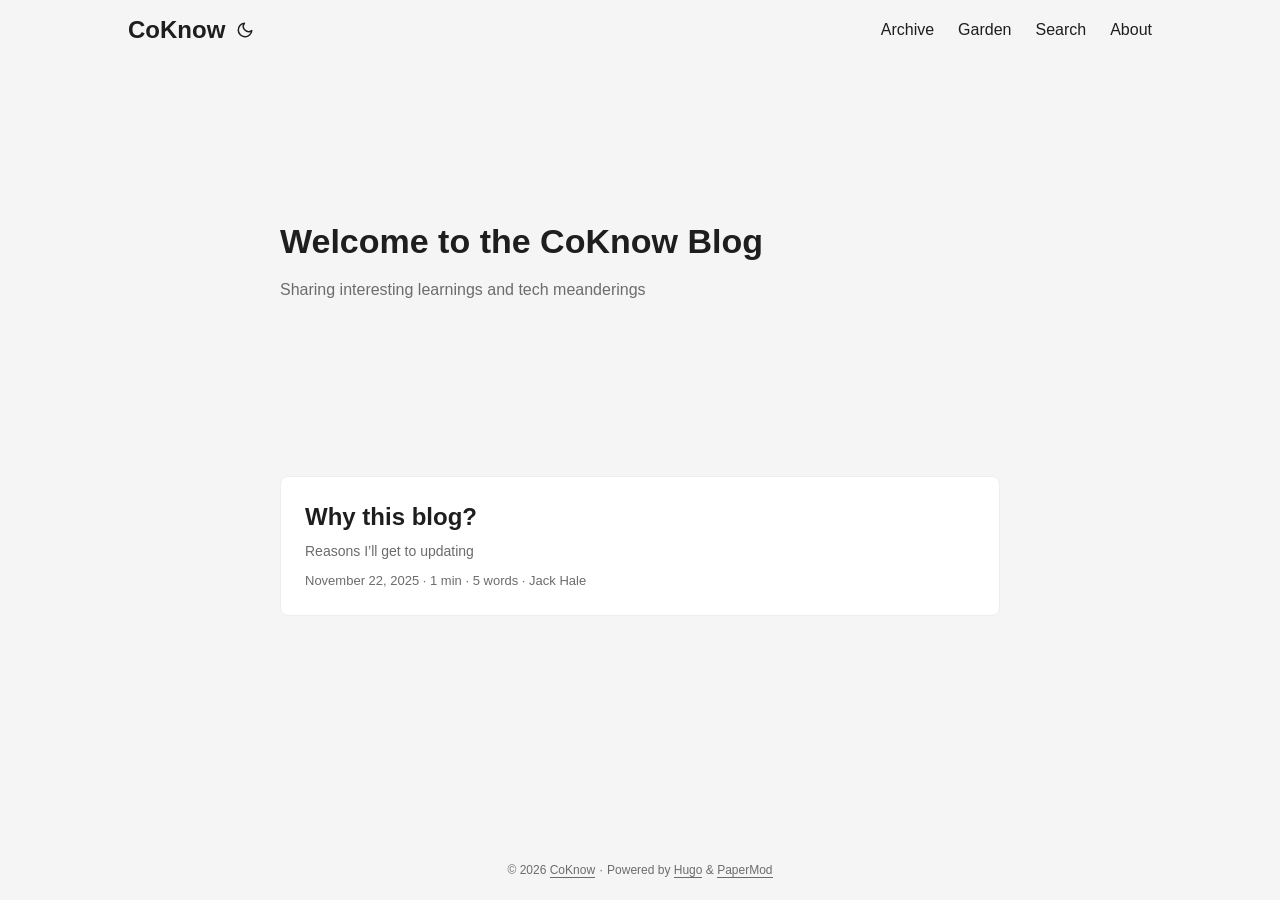
<file: index.html>
<!doctype html><html lang=en dir=auto data-theme=auto><head><meta charset=utf-8><meta http-equiv=X-UA-Compatible content="IE=edge"><meta name=viewport content="width=device-width,initial-scale=1,shrink-to-fit=no"><meta name=robots content="index, follow"><title>CoKnow</title><meta name=description content="Sharing interesting learnings and tech meanderings"><meta name=author content="Jack Hale"><link rel=canonical href=https://coknow.blog/><link crossorigin=anonymous href=/assets/css/stylesheet.d88e6ce8b4e912d1458bb23e6993f2cd39b855902c5f7cb44fafe7acfdd76243.css integrity="sha256-2I5s6LTpEtFFi7I+aZPyzTm4VZAsX3y0T6/nrP3XYkM=" rel="preload stylesheet" as=style><link rel=icon href=https://coknow.blog/favicon.ico><link rel=icon type=image/png sizes=16x16 href=https://coknow.blog/favicon-16x16.png><link rel=icon type=image/png sizes=32x32 href=https://coknow.blog/favicon-32x32.png><link rel=apple-touch-icon href=https://coknow.blog/apple-touch-icon.png><link rel=mask-icon href=https://coknow.blog/safari-pinned-tab.svg><meta name=theme-color content="#2e2e33"><meta name=msapplication-TileColor content="#2e2e33"><link rel=alternate type=application/rss+xml href=https://coknow.blog/index.xml title=rss><link rel=alternate type=application/json href=https://coknow.blog/index.json title=json><link rel=alternate hreflang=en href=https://coknow.blog/><noscript><style>#theme-toggle,.top-link{display:none}</style><style>@media(prefers-color-scheme:dark){:root{--theme:rgb(29, 30, 32);--entry:rgb(46, 46, 51);--primary:rgb(218, 218, 219);--secondary:rgb(155, 156, 157);--tertiary:rgb(65, 66, 68);--content:rgb(196, 196, 197);--code-block-bg:rgb(46, 46, 51);--code-bg:rgb(55, 56, 62);--border:rgb(51, 51, 51);color-scheme:dark}.list{background:var(--theme)}.toc{background:var(--entry)}}@media(prefers-color-scheme:light){.list::-webkit-scrollbar-thumb{border-color:var(--code-bg)}}</style></noscript><script>localStorage.getItem("pref-theme")==="dark"?document.querySelector("html").dataset.theme="dark":localStorage.getItem("pref-theme")==="light"?document.querySelector("html").dataset.theme="light":window.matchMedia("(prefers-color-scheme: dark)").matches?document.querySelector("html").dataset.theme="dark":document.querySelector("html").dataset.theme="light"</script><meta property="og:url" content="https://coknow.blog/"><meta property="og:site_name" content="CoKnow"><meta property="og:title" content="CoKnow"><meta property="og:description" content="Sharing interesting learnings and tech meanderings"><meta property="og:locale" content="en-us"><meta property="og:type" content="website"><meta name=twitter:card content="summary"><meta name=twitter:title content="CoKnow"><meta name=twitter:description content="Sharing interesting learnings and tech meanderings"><script type=application/ld+json>{"@context":"https://schema.org","@type":"Organization","name":"CoKnow","url":"https://coknow.blog/","description":"Sharing interesting learnings and tech meanderings","logo":"https://coknow.blog/favicon.ico","sameAs":[]}</script><meta name=generator content="Hugo 0.168.0"></head><body class=list id=top><header class=header><nav class=nav><div class=logo><a href=https://coknow.blog/ accesskey=h title="CoKnow (Alt + H)">CoKnow</a><div class=logo-switches><button id=theme-toggle accesskey=t title="(Alt + T)" aria-label="Toggle theme">
<svg id="moon" width="24" height="18" viewBox="0 0 24 24" fill="none" stroke="currentColor" stroke-width="2" stroke-linecap="round" stroke-linejoin="round"><path d="M21 12.79A9 9 0 1111.21 3 7 7 0 0021 12.79z"/></svg>
<svg id="sun" width="24" height="18" viewBox="0 0 24 24" fill="none" stroke="currentColor" stroke-width="2" stroke-linecap="round" stroke-linejoin="round"><circle cx="12" cy="12" r="5"/><line x1="12" y1="1" x2="12" y2="3"/><line x1="12" y1="21" x2="12" y2="23"/><line x1="4.22" y1="4.22" x2="5.64" y2="5.64"/><line x1="18.36" y1="18.36" x2="19.78" y2="19.78"/><line x1="1" y1="12" x2="3" y2="12"/><line x1="21" y1="12" x2="23" y2="12"/><line x1="4.22" y1="19.78" x2="5.64" y2="18.36"/><line x1="18.36" y1="5.64" x2="19.78" y2="4.22"/></svg></button></div></div><ul id=menu><li><a href=https://coknow.blog/posts/ title=Archive><span>Archive</span></a></li><li><a href=https://coknow.blog/garden/ title=Garden><span>Garden</span></a></li><li><a href=https://coknow.blog/search/ title="Search (Alt + /)" accesskey=/><span>Search</span></a></li><li><a href=https://coknow.blog/about/ title=About><span>About</span></a></li></ul></nav></header><main class=main><article class="first-entry home-info"><header class=entry-header><h1>Welcome to the CoKnow Blog</h1></header><div class=entry-content>Sharing interesting learnings and tech meanderings</div><footer class=entry-footer><div class=social-icons></div></footer></article><article class=post-entry><header class=entry-header><h2 class=entry-hint-parent>Why this blog?</h2></header><div class=entry-content><p>Reasons I’ll get to updating</p></div><footer class=entry-footer><span title='2025-11-22 00:00:00 -0500 -0500'>November 22, 2025</span>&nbsp;·&nbsp;<span>1 min</span>&nbsp;·&nbsp;<span>5 words</span>&nbsp;·&nbsp;<span>Jack Hale</span></footer><a class=entry-link aria-label="post link to Why this blog?" href=https://coknow.blog/posts/why-this-blog/></a></article></main><footer class=footer><span>&copy; 2026 <a href=https://coknow.blog/>CoKnow</a></span> ·
<span>Powered by
<a href=https://gohugo.io/ rel="noopener noreferrer" target=_blank>Hugo</a> &
<a href=https://github.com/adityatelange/hugo-PaperMod/ rel=noopener target=_blank>PaperMod</a></span></footer><a href=#top aria-label="go to top" title="Go to Top (Alt + G)" class=top-link id=top-link accesskey=g><svg viewBox="0 0 12 6" fill="currentColor"><path d="M12 6H0l6-6z"/></svg>
</a><script>let menu=document.getElementById("menu");if(menu){const e=localStorage.getItem("menu-scroll-position");e&&(menu.scrollLeft=parseInt(e,10)),menu.onscroll=function(){localStorage.setItem("menu-scroll-position",menu.scrollLeft)}}document.querySelectorAll('a[href^="#"]').forEach(e=>{e.addEventListener("click",function(e){e.preventDefault();var t=this.getAttribute("href").substr(1);window.matchMedia("(prefers-reduced-motion: reduce)").matches?document.querySelector(`[id='${decodeURIComponent(t)}']`).scrollIntoView():document.querySelector(`[id='${decodeURIComponent(t)}']`).scrollIntoView({behavior:"smooth"}),t==="top"?history.replaceState(null,null," "):history.pushState(null,null,`#${t}`)})})</script><script>var mybutton=document.getElementById("top-link");window.onscroll=function(){document.body.scrollTop>800||document.documentElement.scrollTop>800?(mybutton.style.visibility="visible",mybutton.style.opacity="1"):(mybutton.style.visibility="hidden",mybutton.style.opacity="0")}</script><script>document.getElementById("theme-toggle").addEventListener("click",()=>{const e=document.querySelector("html");e.dataset.theme==="dark"?(e.dataset.theme="light",localStorage.setItem("pref-theme","light")):(e.dataset.theme="dark",localStorage.setItem("pref-theme","dark"))})</script></body></html>
</file>
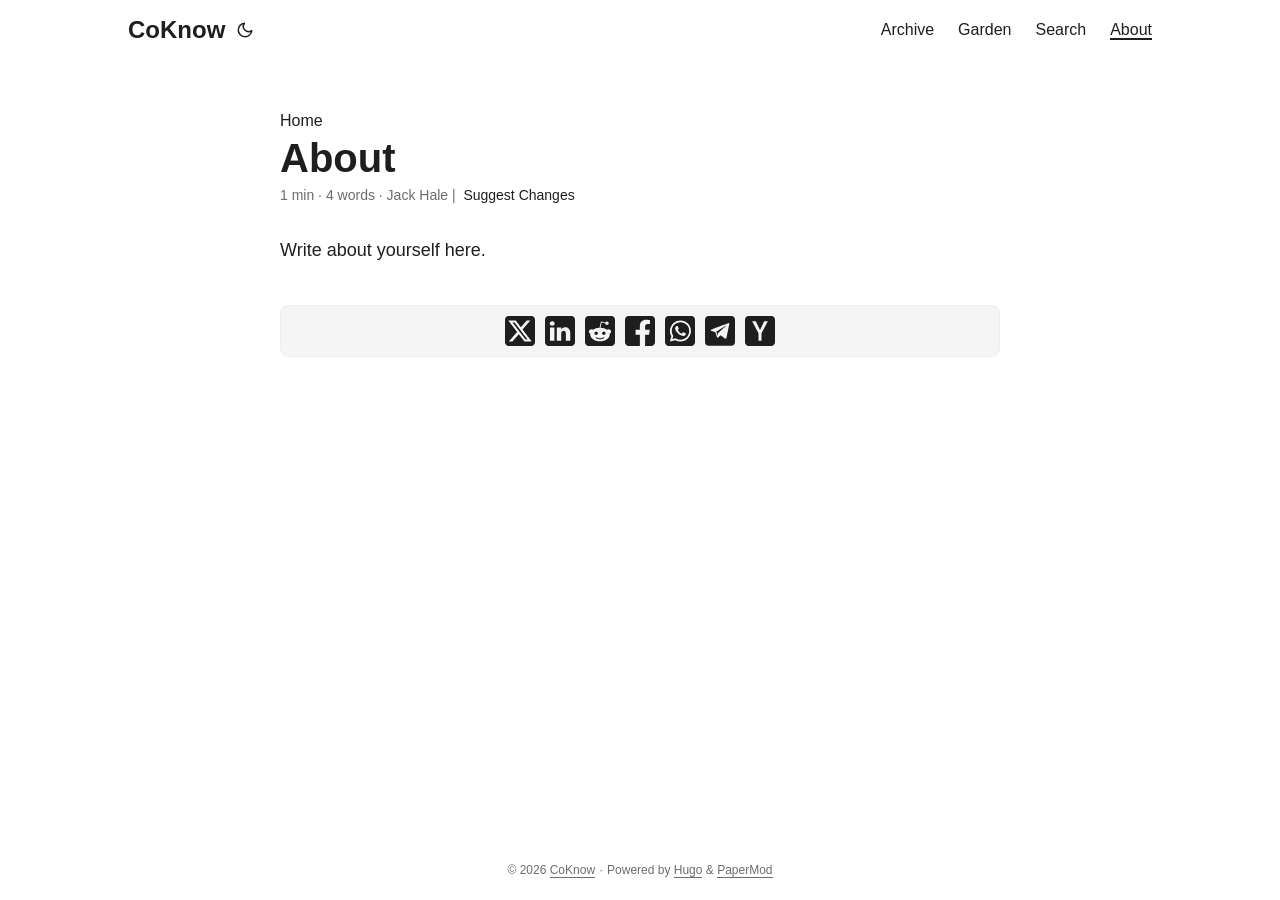
<file: about/index.html>
<!doctype html><html lang=en dir=auto data-theme=auto><head><meta charset=utf-8><meta http-equiv=X-UA-Compatible content="IE=edge"><meta name=viewport content="width=device-width,initial-scale=1,shrink-to-fit=no"><meta name=robots content="index, follow"><title>About | CoKnow</title><meta name=keywords content><meta name=description content="Write about yourself here."><meta name=author content="Jack Hale"><link rel=canonical href=https://coknow.blog/about/><link crossorigin=anonymous href=/assets/css/stylesheet.d88e6ce8b4e912d1458bb23e6993f2cd39b855902c5f7cb44fafe7acfdd76243.css integrity="sha256-2I5s6LTpEtFFi7I+aZPyzTm4VZAsX3y0T6/nrP3XYkM=" rel="preload stylesheet" as=style><link rel=icon href=https://coknow.blog/favicon.ico><link rel=icon type=image/png sizes=16x16 href=https://coknow.blog/favicon-16x16.png><link rel=icon type=image/png sizes=32x32 href=https://coknow.blog/favicon-32x32.png><link rel=apple-touch-icon href=https://coknow.blog/apple-touch-icon.png><link rel=mask-icon href=https://coknow.blog/safari-pinned-tab.svg><meta name=theme-color content="#2e2e33"><meta name=msapplication-TileColor content="#2e2e33"><link rel=alternate hreflang=en href=https://coknow.blog/about/><noscript><style>#theme-toggle,.top-link{display:none}</style><style>@media(prefers-color-scheme:dark){:root{--theme:rgb(29, 30, 32);--entry:rgb(46, 46, 51);--primary:rgb(218, 218, 219);--secondary:rgb(155, 156, 157);--tertiary:rgb(65, 66, 68);--content:rgb(196, 196, 197);--code-block-bg:rgb(46, 46, 51);--code-bg:rgb(55, 56, 62);--border:rgb(51, 51, 51);color-scheme:dark}.list{background:var(--theme)}.toc{background:var(--entry)}}@media(prefers-color-scheme:light){.list::-webkit-scrollbar-thumb{border-color:var(--code-bg)}}</style></noscript><script>localStorage.getItem("pref-theme")==="dark"?document.querySelector("html").dataset.theme="dark":localStorage.getItem("pref-theme")==="light"?document.querySelector("html").dataset.theme="light":window.matchMedia("(prefers-color-scheme: dark)").matches?document.querySelector("html").dataset.theme="dark":document.querySelector("html").dataset.theme="light"</script><meta property="og:url" content="https://coknow.blog/about/"><meta property="og:site_name" content="CoKnow"><meta property="og:title" content="About"><meta property="og:description" content="Write about yourself here."><meta property="og:locale" content="en-us"><meta property="og:type" content="article"><meta property="article:modified_time" content="2025-11-27T08:56:44-05:00"><meta name=twitter:card content="summary"><meta name=twitter:title content="About"><meta name=twitter:description content="Write about yourself here."><script type=application/ld+json>{"@context":"https://schema.org","@type":"BreadcrumbList","itemListElement":[{"@type":"ListItem","position":1,"name":"About","item":"https://coknow.blog/about/"}]}</script><script type=application/ld+json>{"@context":"https://schema.org","@type":"BlogPosting","headline":"About","name":"About","description":"Write about yourself here.\n","keywords":[],"articleBody":"Write about yourself here.\n","wordCount":"4","inLanguage":"en","datePublished":"0001-01-01T00:00:00Z","dateModified":"2025-11-27T08:56:44-05:00","author":{"@type":"Person","name":"Jack Hale"},"mainEntityOfPage":{"@type":"WebPage","@id":"https://coknow.blog/about/"},"publisher":{"@type":"Organization","name":"CoKnow","logo":{"@type":"ImageObject","url":"https://coknow.blog/favicon.ico"}}}</script></head><body id=top><header class=header><nav class=nav><div class=logo><a href=https://coknow.blog/ accesskey=h title="CoKnow (Alt + H)">CoKnow</a><div class=logo-switches><button id=theme-toggle accesskey=t title="(Alt + T)" aria-label="Toggle theme">
<svg id="moon" width="24" height="18" viewBox="0 0 24 24" fill="none" stroke="currentColor" stroke-width="2" stroke-linecap="round" stroke-linejoin="round"><path d="M21 12.79A9 9 0 1111.21 3 7 7 0 0021 12.79z"/></svg>
<svg id="sun" width="24" height="18" viewBox="0 0 24 24" fill="none" stroke="currentColor" stroke-width="2" stroke-linecap="round" stroke-linejoin="round"><circle cx="12" cy="12" r="5"/><line x1="12" y1="1" x2="12" y2="3"/><line x1="12" y1="21" x2="12" y2="23"/><line x1="4.22" y1="4.22" x2="5.64" y2="5.64"/><line x1="18.36" y1="18.36" x2="19.78" y2="19.78"/><line x1="1" y1="12" x2="3" y2="12"/><line x1="21" y1="12" x2="23" y2="12"/><line x1="4.22" y1="19.78" x2="5.64" y2="18.36"/><line x1="18.36" y1="5.64" x2="19.78" y2="4.22"/></svg></button></div></div><ul id=menu><li><a href=https://coknow.blog/posts/ title=Archive><span>Archive</span></a></li><li><a href=https://coknow.blog/garden/ title=Garden><span>Garden</span></a></li><li><a href=https://coknow.blog/search/ title="Search (Alt + /)" accesskey=/><span>Search</span></a></li><li><a href=https://coknow.blog/about/ title=About><span class=active>About</span></a></li></ul></nav></header><main class=main><article class=post-single><header class=post-header><div class=breadcrumbs><a href=https://coknow.blog/>Home</a></div><h1 class="post-title entry-hint-parent">About</h1><div class=post-meta><span>1 min</span>&nbsp;·&nbsp;<span>4 words</span>&nbsp;·&nbsp;<span>Jack Hale</span>&nbsp;|&nbsp;<span>
<a href=https://github.com/jackhale98/jackhale98.github.io/issues/new rel="noopener noreferrer edit" target=_blank>Suggest Changes</a></span></div></header><div class=post-content><p>Write about yourself here.</p></div><footer class=post-footer><ul class=post-tags></ul><ul class=share-buttons><li><a target=_blank rel="noopener noreferrer" aria-label="share About on x" href="https://x.com/intent/tweet/?text=About&amp;url=https%3a%2f%2fcoknow.blog%2fabout%2f&amp;hashtags="><svg viewBox="0 0 512 512" height="30" width="30" fill="currentColor"><path d="M512 62.554V449.446C512 483.97 483.97 512 449.446 512H62.554C28.03 512 0 483.97.0 449.446V62.554C0 28.03 28.029.0 62.554.0H449.446C483.971.0 512 28.03 512 62.554zM269.951 190.75 182.567 75.216H56L207.216 272.95 63.9 436.783h61.366L235.9 310.383l96.667 126.4H456L298.367 228.367l134-153.151H371.033zM127.633 110h36.468l219.38 290.065H349.5z"/></svg></a></li><li><a target=_blank rel="noopener noreferrer" aria-label="share About on linkedin" href="https://www.linkedin.com/shareArticle?mini=true&amp;url=https%3a%2f%2fcoknow.blog%2fabout%2f&amp;title=About&amp;summary=About&amp;source=https%3a%2f%2fcoknow.blog%2fabout%2f"><svg viewBox="0 0 512 512" height="30" width="30" fill="currentColor"><path d="M449.446.0C483.971.0 512 28.03 512 62.554v386.892C512 483.97 483.97 512 449.446 512H62.554c-34.524.0-62.554-28.03-62.554-62.554V62.554c0-34.524 28.029-62.554 62.554-62.554h386.892zM160.461 423.278V197.561h-75.04v225.717h75.04zm270.539.0V293.839c0-69.333-37.018-101.586-86.381-101.586-39.804.0-57.634 21.891-67.617 37.266v-31.958h-75.021c.995 21.181.0 225.717.0 225.717h75.02V297.222c0-6.748.486-13.492 2.474-18.315 5.414-13.475 17.767-27.434 38.494-27.434 27.135.0 38.007 20.707 38.007 51.037v120.768H431zM123.448 88.722C97.774 88.722 81 105.601 81 127.724c0 21.658 16.264 39.002 41.455 39.002h.484c26.165.0 42.452-17.344 42.452-39.002-.485-22.092-16.241-38.954-41.943-39.002z"/></svg></a></li><li><a target=_blank rel="noopener noreferrer" aria-label="share About on reddit" href="https://reddit.com/submit?url=https%3a%2f%2fcoknow.blog%2fabout%2f&title=About"><svg viewBox="0 0 512 512" height="30" width="30" fill="currentColor"><path d="M449.446.0C483.971.0 512 28.03 512 62.554v386.892C512 483.97 483.97 512 449.446 512H62.554c-34.524.0-62.554-28.03-62.554-62.554V62.554c0-34.524 28.029-62.554 62.554-62.554h386.892zM446 265.638c0-22.964-18.616-41.58-41.58-41.58-11.211.0-21.361 4.457-28.841 11.666-28.424-20.508-67.586-33.757-111.204-35.278l18.941-89.121 61.884 13.157c.756 15.734 13.642 28.29 29.56 28.29 16.407.0 29.706-13.299 29.706-29.701.0-16.403-13.299-29.702-29.706-29.702-11.666.0-21.657 6.792-26.515 16.578l-69.105-14.69c-1.922-.418-3.939-.042-5.585 1.036-1.658 1.073-2.811 2.761-3.224 4.686l-21.152 99.438c-44.258 1.228-84.046 14.494-112.837 35.232-7.468-7.164-17.589-11.591-28.757-11.591-22.965.0-41.585 18.616-41.585 41.58.0 16.896 10.095 31.41 24.568 37.918-.639 4.135-.99 8.328-.99 12.576.0 63.977 74.469 115.836 166.33 115.836s166.334-51.859 166.334-115.836c0-4.218-.347-8.387-.977-12.493 14.564-6.47 24.735-21.034 24.735-38.001zM326.526 373.831c-20.27 20.241-59.115 21.816-70.534 21.816-11.428.0-50.277-1.575-70.522-21.82-3.007-3.008-3.007-7.882.0-10.889 3.003-2.999 7.882-3.003 10.885.0 12.777 12.781 40.11 17.317 59.637 17.317 19.522.0 46.86-4.536 59.657-17.321 3.016-2.999 7.886-2.995 10.885.008 3.008 3.011 3.003 7.882-.008 10.889zm-5.23-48.781c-16.373.0-29.701-13.324-29.701-29.698.0-16.381 13.328-29.714 29.701-29.714 16.378.0 29.706 13.333 29.706 29.714.0 16.374-13.328 29.698-29.706 29.698zM160.91 295.348c0-16.381 13.328-29.71 29.714-29.71 16.369.0 29.689 13.329 29.689 29.71.0 16.373-13.32 29.693-29.689 29.693-16.386.0-29.714-13.32-29.714-29.693z"/></svg></a></li><li><a target=_blank rel="noopener noreferrer" aria-label="share About on facebook" href="https://facebook.com/sharer/sharer.php?u=https%3a%2f%2fcoknow.blog%2fabout%2f"><svg viewBox="0 0 512 512" height="30" width="30" fill="currentColor"><path d="M449.446.0C483.971.0 512 28.03 512 62.554v386.892C512 483.97 483.97 512 449.446 512H342.978V319.085h66.6l12.672-82.621h-79.272v-53.617c0-22.603 11.073-44.636 46.58-44.636H425.6v-70.34s-32.71-5.582-63.982-5.582c-65.288.0-107.96 39.569-107.96 111.204v62.971h-72.573v82.621h72.573V512h-191.104c-34.524.0-62.554-28.03-62.554-62.554V62.554c0-34.524 28.029-62.554 62.554-62.554h386.892z"/></svg></a></li><li><a target=_blank rel="noopener noreferrer" aria-label="share About on whatsapp" href="https://api.whatsapp.com/send?text=About%20-%20https%3a%2f%2fcoknow.blog%2fabout%2f"><svg viewBox="0 0 512 512" height="30" width="30" fill="currentColor"><path d="M449.446.0C483.971.0 512 28.03 512 62.554v386.892C512 483.97 483.97 512 449.446 512H62.554c-34.524.0-62.554-28.03-62.554-62.554V62.554c0-34.524 28.029-62.554 62.554-62.554h386.892zm-58.673 127.703c-33.842-33.881-78.847-52.548-126.798-52.568-98.799.0-179.21 80.405-179.249 179.234-.013 31.593 8.241 62.428 23.927 89.612l-25.429 92.884 95.021-24.925c26.181 14.28 55.659 21.807 85.658 21.816h.074c98.789.0 179.206-80.413 179.247-179.243.018-47.895-18.61-92.93-52.451-126.81zM263.976 403.485h-.06c-26.734-.01-52.954-7.193-75.828-20.767l-5.441-3.229-56.386 14.792 15.05-54.977-3.542-5.637c-14.913-23.72-22.791-51.136-22.779-79.287.033-82.142 66.867-148.971 149.046-148.971 39.793.014 77.199 15.531 105.329 43.692 28.128 28.16 43.609 65.592 43.594 105.4-.034 82.149-66.866 148.983-148.983 148.984zm81.721-111.581c-4.479-2.242-26.499-13.075-30.604-14.571-4.105-1.495-7.091-2.241-10.077 2.241-2.986 4.483-11.569 14.572-14.182 17.562-2.612 2.988-5.225 3.364-9.703 1.12-4.479-2.241-18.91-6.97-36.017-22.23C231.8 264.15 222.81 249.484 220.198 245s-.279-6.908 1.963-9.14c2.016-2.007 4.48-5.232 6.719-7.847 2.24-2.615 2.986-4.484 4.479-7.472 1.493-2.99.747-5.604-.374-7.846-1.119-2.241-10.077-24.288-13.809-33.256-3.635-8.733-7.327-7.55-10.077-7.688-2.609-.13-5.598-.158-8.583-.158-2.986.0-7.839 1.121-11.944 5.604-4.105 4.484-15.675 15.32-15.675 37.364.0 22.046 16.048 43.342 18.287 46.332 2.24 2.99 31.582 48.227 76.511 67.627 10.685 4.615 19.028 7.371 25.533 9.434 10.728 3.41 20.492 2.929 28.209 1.775 8.605-1.285 26.499-10.833 30.231-21.295 3.732-10.464 3.732-19.431 2.612-21.298-1.119-1.869-4.105-2.99-8.583-5.232z"/></svg></a></li><li><a target=_blank rel="noopener noreferrer" aria-label="share About on telegram" href="https://telegram.me/share/url?text=About&amp;url=https%3a%2f%2fcoknow.blog%2fabout%2f"><svg viewBox="2 2 28 28" height="30" width="30" fill="currentColor"><path d="M26.49 29.86H5.5a3.37 3.37.0 01-2.47-1 3.35 3.35.0 01-1-2.47V5.48A3.36 3.36.0 013 3 3.37 3.37.0 015.5 2h21A3.38 3.38.0 0129 3a3.36 3.36.0 011 2.46V26.37a3.35 3.35.0 01-1 2.47 3.38 3.38.0 01-2.51 1.02zm-5.38-6.71a.79.79.0 00.85-.66L24.73 9.24a.55.55.0 00-.18-.46.62.62.0 00-.41-.17q-.08.0-16.53 6.11a.59.59.0 00-.41.59.57.57.0 00.43.52l4 1.24 1.61 4.83a.62.62.0 00.63.43.56.56.0 00.4-.17L16.54 20l4.09 3A.9.9.0 0021.11 23.15zM13.8 20.71l-1.21-4q8.72-5.55 8.78-5.55c.15.0.23.0.23.16a.18.18.0 010 .06s-2.51 2.3-7.52 6.8z"/></svg></a></li><li><a target=_blank rel="noopener noreferrer" aria-label="share About on ycombinator" href="https://news.ycombinator.com/submitlink?t=About&u=https%3a%2f%2fcoknow.blog%2fabout%2f"><svg width="30" height="30" viewBox="0 0 512 512" fill="currentColor"><path d="M449.446.0C483.971.0 512 28.03 512 62.554V449.446C512 483.97 483.97 512 449.446 512H62.554C28.03 512 0 483.97.0 449.446V62.554C0 28.03 28.029.0 62.554.0H449.446zM183.8767 87.9921h-62.034L230.6673 292.4508V424.0079h50.6655V292.4508L390.1575 87.9921H328.1233L256 238.2489z"/></svg></a></li></ul></footer></article></main><footer class=footer><span>&copy; 2026 <a href=https://coknow.blog/>CoKnow</a></span> ·
<span>Powered by
<a href=https://gohugo.io/ rel="noopener noreferrer" target=_blank>Hugo</a> &
<a href=https://github.com/adityatelange/hugo-PaperMod/ rel=noopener target=_blank>PaperMod</a></span></footer><a href=#top aria-label="go to top" title="Go to Top (Alt + G)" class=top-link id=top-link accesskey=g><svg viewBox="0 0 12 6" fill="currentColor"><path d="M12 6H0l6-6z"/></svg>
</a><script>let menu=document.getElementById("menu");if(menu){const e=localStorage.getItem("menu-scroll-position");e&&(menu.scrollLeft=parseInt(e,10)),menu.onscroll=function(){localStorage.setItem("menu-scroll-position",menu.scrollLeft)}}document.querySelectorAll('a[href^="#"]').forEach(e=>{e.addEventListener("click",function(e){e.preventDefault();var t=this.getAttribute("href").substr(1);window.matchMedia("(prefers-reduced-motion: reduce)").matches?document.querySelector(`[id='${decodeURIComponent(t)}']`).scrollIntoView():document.querySelector(`[id='${decodeURIComponent(t)}']`).scrollIntoView({behavior:"smooth"}),t==="top"?history.replaceState(null,null," "):history.pushState(null,null,`#${t}`)})})</script><script>var mybutton=document.getElementById("top-link");window.onscroll=function(){document.body.scrollTop>800||document.documentElement.scrollTop>800?(mybutton.style.visibility="visible",mybutton.style.opacity="1"):(mybutton.style.visibility="hidden",mybutton.style.opacity="0")}</script><script>document.getElementById("theme-toggle").addEventListener("click",()=>{const e=document.querySelector("html");e.dataset.theme==="dark"?(e.dataset.theme="light",localStorage.setItem("pref-theme","light")):(e.dataset.theme="dark",localStorage.setItem("pref-theme","dark"))})</script><script>document.querySelectorAll("pre > code").forEach(e=>{const n=e.parentNode.parentNode,t=document.createElement("button");t.classList.add("copy-code"),t.innerHTML="copy";function s(){t.innerHTML="copied!",setTimeout(()=>{t.innerHTML="copy"},2e3)}t.addEventListener("click",t=>{if("clipboard"in navigator){navigator.clipboard.writeText(e.textContent),s();return}const n=document.createRange();n.selectNodeContents(e);const o=window.getSelection();o.removeAllRanges(),o.addRange(n);try{document.execCommand("copy"),s()}catch{}o.removeRange(n)}),n.classList.contains("highlight")?n.appendChild(t):n.parentNode.firstChild==n||(e.parentNode.parentNode.parentNode.parentNode.parentNode.nodeName=="TABLE"?e.parentNode.parentNode.parentNode.parentNode.parentNode.appendChild(t):e.parentNode.appendChild(t))})</script></body></html>
</file>
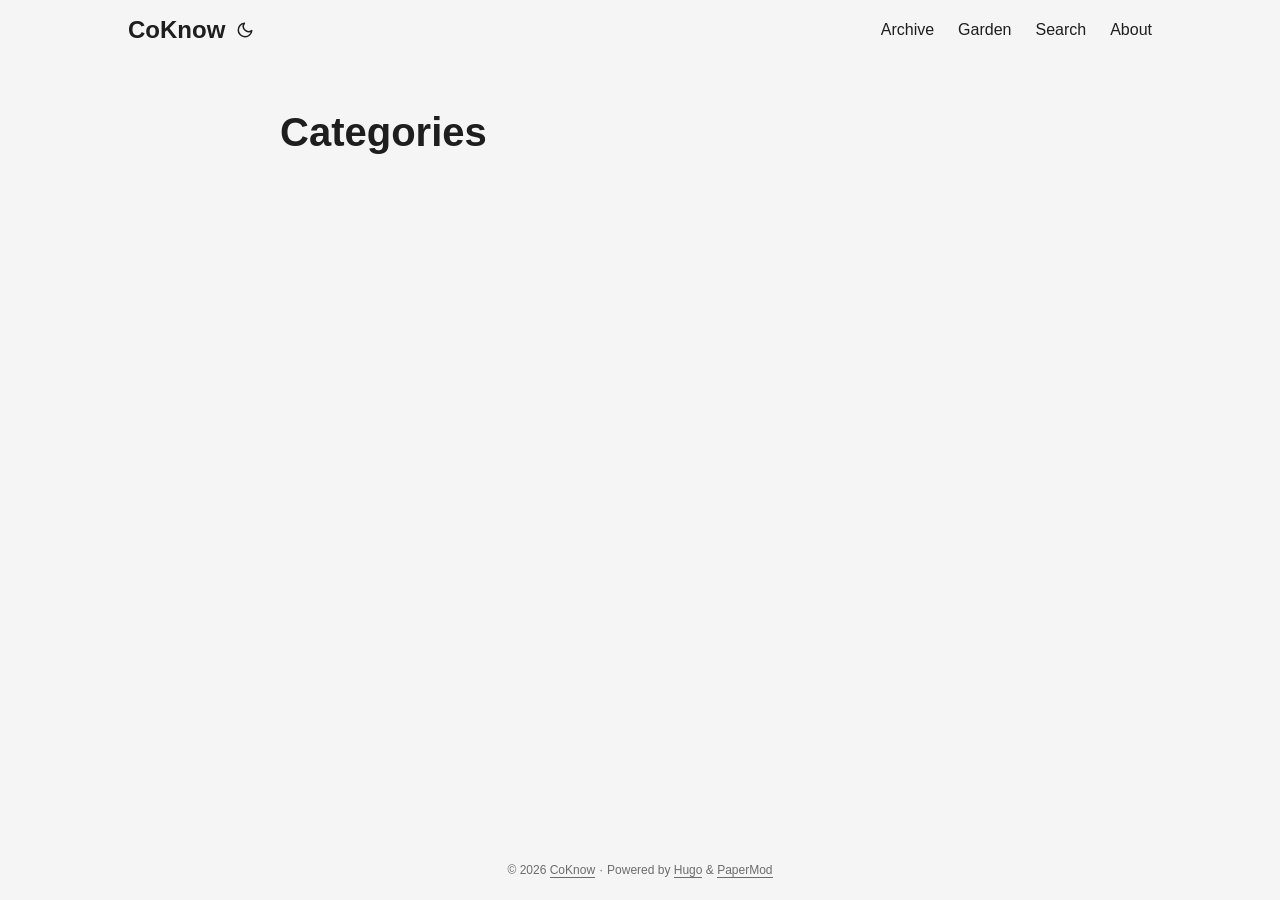
<file: categories/index.html>
<!doctype html><html lang=en dir=auto data-theme=auto><head><meta charset=utf-8><meta http-equiv=X-UA-Compatible content="IE=edge"><meta name=viewport content="width=device-width,initial-scale=1,shrink-to-fit=no"><meta name=robots content="index, follow"><title>Categories | CoKnow</title><meta name=keywords content><meta name=description content="Sharing interesting learnings and tech meanderings"><meta name=author content="Jack Hale"><link rel=canonical href=https://coknow.blog/categories/><link crossorigin=anonymous href=/assets/css/stylesheet.d88e6ce8b4e912d1458bb23e6993f2cd39b855902c5f7cb44fafe7acfdd76243.css integrity="sha256-2I5s6LTpEtFFi7I+aZPyzTm4VZAsX3y0T6/nrP3XYkM=" rel="preload stylesheet" as=style><link rel=icon href=https://coknow.blog/favicon.ico><link rel=icon type=image/png sizes=16x16 href=https://coknow.blog/favicon-16x16.png><link rel=icon type=image/png sizes=32x32 href=https://coknow.blog/favicon-32x32.png><link rel=apple-touch-icon href=https://coknow.blog/apple-touch-icon.png><link rel=mask-icon href=https://coknow.blog/safari-pinned-tab.svg><meta name=theme-color content="#2e2e33"><meta name=msapplication-TileColor content="#2e2e33"><link rel=alternate type=application/rss+xml href=https://coknow.blog/categories/index.xml title=rss><link rel=alternate hreflang=en href=https://coknow.blog/categories/><noscript><style>#theme-toggle,.top-link{display:none}</style><style>@media(prefers-color-scheme:dark){:root{--theme:rgb(29, 30, 32);--entry:rgb(46, 46, 51);--primary:rgb(218, 218, 219);--secondary:rgb(155, 156, 157);--tertiary:rgb(65, 66, 68);--content:rgb(196, 196, 197);--code-block-bg:rgb(46, 46, 51);--code-bg:rgb(55, 56, 62);--border:rgb(51, 51, 51);color-scheme:dark}.list{background:var(--theme)}.toc{background:var(--entry)}}@media(prefers-color-scheme:light){.list::-webkit-scrollbar-thumb{border-color:var(--code-bg)}}</style></noscript><script>localStorage.getItem("pref-theme")==="dark"?document.querySelector("html").dataset.theme="dark":localStorage.getItem("pref-theme")==="light"?document.querySelector("html").dataset.theme="light":window.matchMedia("(prefers-color-scheme: dark)").matches?document.querySelector("html").dataset.theme="dark":document.querySelector("html").dataset.theme="light"</script><meta property="og:url" content="https://coknow.blog/categories/"><meta property="og:site_name" content="CoKnow"><meta property="og:title" content="Categories"><meta property="og:description" content="Sharing interesting learnings and tech meanderings"><meta property="og:locale" content="en-us"><meta property="og:type" content="website"><meta name=twitter:card content="summary"><meta name=twitter:title content="Categories"><meta name=twitter:description content="Sharing interesting learnings and tech meanderings"></head><body class=list id=top><header class=header><nav class=nav><div class=logo><a href=https://coknow.blog/ accesskey=h title="CoKnow (Alt + H)">CoKnow</a><div class=logo-switches><button id=theme-toggle accesskey=t title="(Alt + T)" aria-label="Toggle theme">
<svg id="moon" width="24" height="18" viewBox="0 0 24 24" fill="none" stroke="currentColor" stroke-width="2" stroke-linecap="round" stroke-linejoin="round"><path d="M21 12.79A9 9 0 1111.21 3 7 7 0 0021 12.79z"/></svg>
<svg id="sun" width="24" height="18" viewBox="0 0 24 24" fill="none" stroke="currentColor" stroke-width="2" stroke-linecap="round" stroke-linejoin="round"><circle cx="12" cy="12" r="5"/><line x1="12" y1="1" x2="12" y2="3"/><line x1="12" y1="21" x2="12" y2="23"/><line x1="4.22" y1="4.22" x2="5.64" y2="5.64"/><line x1="18.36" y1="18.36" x2="19.78" y2="19.78"/><line x1="1" y1="12" x2="3" y2="12"/><line x1="21" y1="12" x2="23" y2="12"/><line x1="4.22" y1="19.78" x2="5.64" y2="18.36"/><line x1="18.36" y1="5.64" x2="19.78" y2="4.22"/></svg></button></div></div><ul id=menu><li><a href=https://coknow.blog/posts/ title=Archive><span>Archive</span></a></li><li><a href=https://coknow.blog/garden/ title=Garden><span>Garden</span></a></li><li><a href=https://coknow.blog/search/ title="Search (Alt + /)" accesskey=/><span>Search</span></a></li><li><a href=https://coknow.blog/about/ title=About><span>About</span></a></li></ul></nav></header><main class=main><header class=page-header><h1>Categories</h1></header><ul class=terms-tags></ul></main><footer class=footer><span>&copy; 2026 <a href=https://coknow.blog/>CoKnow</a></span> ·
<span>Powered by
<a href=https://gohugo.io/ rel="noopener noreferrer" target=_blank>Hugo</a> &
<a href=https://github.com/adityatelange/hugo-PaperMod/ rel=noopener target=_blank>PaperMod</a></span></footer><a href=#top aria-label="go to top" title="Go to Top (Alt + G)" class=top-link id=top-link accesskey=g><svg viewBox="0 0 12 6" fill="currentColor"><path d="M12 6H0l6-6z"/></svg>
</a><script>let menu=document.getElementById("menu");if(menu){const e=localStorage.getItem("menu-scroll-position");e&&(menu.scrollLeft=parseInt(e,10)),menu.onscroll=function(){localStorage.setItem("menu-scroll-position",menu.scrollLeft)}}document.querySelectorAll('a[href^="#"]').forEach(e=>{e.addEventListener("click",function(e){e.preventDefault();var t=this.getAttribute("href").substr(1);window.matchMedia("(prefers-reduced-motion: reduce)").matches?document.querySelector(`[id='${decodeURIComponent(t)}']`).scrollIntoView():document.querySelector(`[id='${decodeURIComponent(t)}']`).scrollIntoView({behavior:"smooth"}),t==="top"?history.replaceState(null,null," "):history.pushState(null,null,`#${t}`)})})</script><script>var mybutton=document.getElementById("top-link");window.onscroll=function(){document.body.scrollTop>800||document.documentElement.scrollTop>800?(mybutton.style.visibility="visible",mybutton.style.opacity="1"):(mybutton.style.visibility="hidden",mybutton.style.opacity="0")}</script><script>document.getElementById("theme-toggle").addEventListener("click",()=>{const e=document.querySelector("html");e.dataset.theme==="dark"?(e.dataset.theme="light",localStorage.setItem("pref-theme","light")):(e.dataset.theme="dark",localStorage.setItem("pref-theme","dark"))})</script></body></html>
</file>
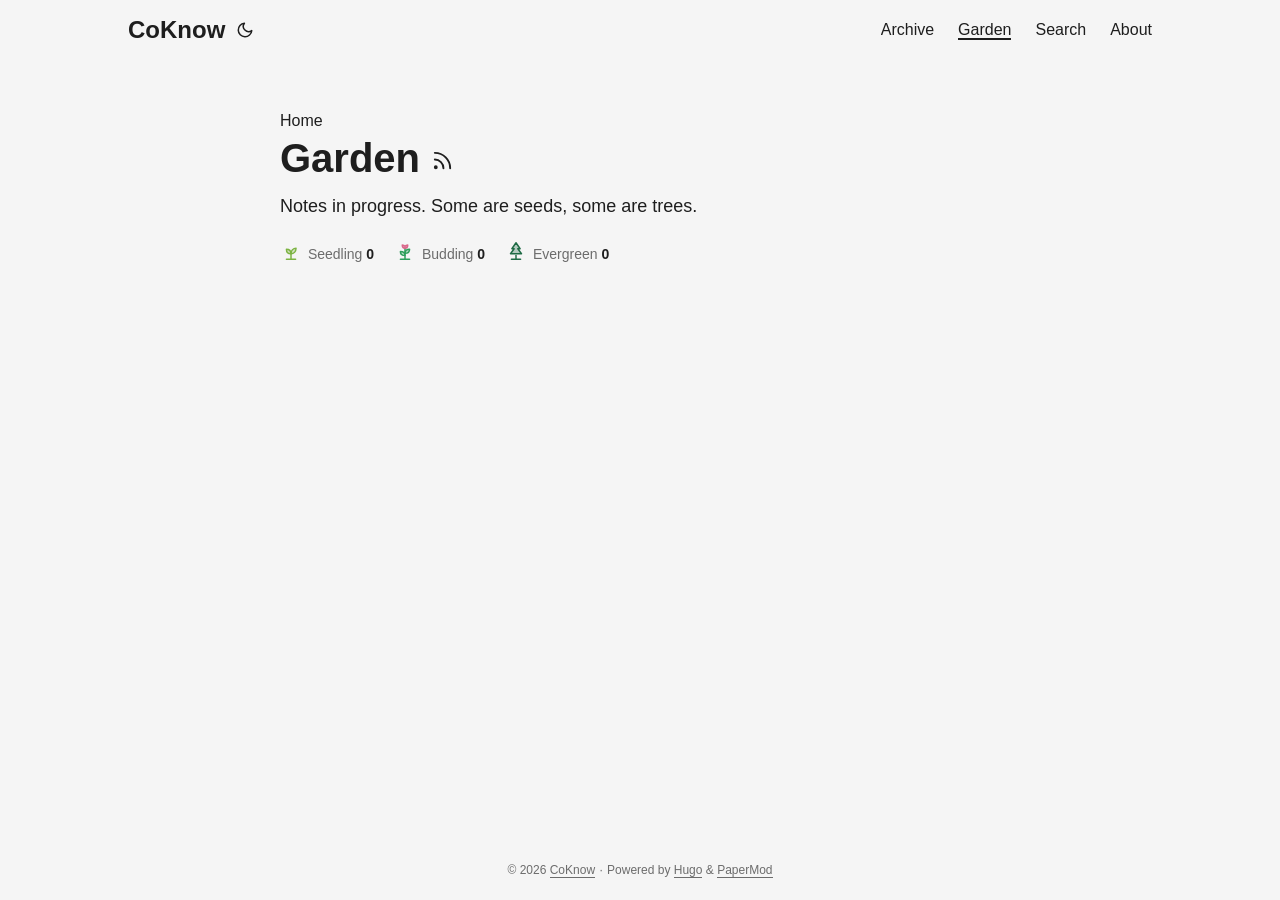
<file: garden/index.html>
<!doctype html><html lang=en dir=auto data-theme=auto><head><meta charset=utf-8><meta http-equiv=X-UA-Compatible content="IE=edge"><meta name=viewport content="width=device-width,initial-scale=1,shrink-to-fit=no"><meta name=robots content="index, follow"><title>Garden | CoKnow</title><meta name=keywords content><meta name=description content="Notes in progress. Some are seeds, some are trees."><meta name=author content="Jack Hale"><link rel=canonical href=https://coknow.blog/garden/><link crossorigin=anonymous href=/assets/css/stylesheet.d88e6ce8b4e912d1458bb23e6993f2cd39b855902c5f7cb44fafe7acfdd76243.css integrity="sha256-2I5s6LTpEtFFi7I+aZPyzTm4VZAsX3y0T6/nrP3XYkM=" rel="preload stylesheet" as=style><link rel=icon href=https://coknow.blog/favicon.ico><link rel=icon type=image/png sizes=16x16 href=https://coknow.blog/favicon-16x16.png><link rel=icon type=image/png sizes=32x32 href=https://coknow.blog/favicon-32x32.png><link rel=apple-touch-icon href=https://coknow.blog/apple-touch-icon.png><link rel=mask-icon href=https://coknow.blog/safari-pinned-tab.svg><meta name=theme-color content="#2e2e33"><meta name=msapplication-TileColor content="#2e2e33"><link rel=alternate type=application/rss+xml href=https://coknow.blog/garden/index.xml title=rss><link rel=alternate hreflang=en href=https://coknow.blog/garden/><noscript><style>#theme-toggle,.top-link{display:none}</style><style>@media(prefers-color-scheme:dark){:root{--theme:rgb(29, 30, 32);--entry:rgb(46, 46, 51);--primary:rgb(218, 218, 219);--secondary:rgb(155, 156, 157);--tertiary:rgb(65, 66, 68);--content:rgb(196, 196, 197);--code-block-bg:rgb(46, 46, 51);--code-bg:rgb(55, 56, 62);--border:rgb(51, 51, 51);color-scheme:dark}.list{background:var(--theme)}.toc{background:var(--entry)}}@media(prefers-color-scheme:light){.list::-webkit-scrollbar-thumb{border-color:var(--code-bg)}}</style></noscript><script>localStorage.getItem("pref-theme")==="dark"?document.querySelector("html").dataset.theme="dark":localStorage.getItem("pref-theme")==="light"?document.querySelector("html").dataset.theme="light":window.matchMedia("(prefers-color-scheme: dark)").matches?document.querySelector("html").dataset.theme="dark":document.querySelector("html").dataset.theme="light"</script><meta property="og:url" content="https://coknow.blog/garden/"><meta property="og:site_name" content="CoKnow"><meta property="og:title" content="Garden"><meta property="og:description" content="Notes in progress. Some are seeds, some are trees."><meta property="og:locale" content="en-us"><meta property="og:type" content="website"><meta name=twitter:card content="summary"><meta name=twitter:title content="Garden"><meta name=twitter:description content="Notes in progress. Some are seeds, some are trees."><script type=application/ld+json>{"@context":"https://schema.org","@type":"BreadcrumbList","itemListElement":[{"@type":"ListItem","position":1,"name":"Garden","item":"https://coknow.blog/garden/"}]}</script></head><body class=list id=top><header class=header><nav class=nav><div class=logo><a href=https://coknow.blog/ accesskey=h title="CoKnow (Alt + H)">CoKnow</a><div class=logo-switches><button id=theme-toggle accesskey=t title="(Alt + T)" aria-label="Toggle theme">
<svg id="moon" width="24" height="18" viewBox="0 0 24 24" fill="none" stroke="currentColor" stroke-width="2" stroke-linecap="round" stroke-linejoin="round"><path d="M21 12.79A9 9 0 1111.21 3 7 7 0 0021 12.79z"/></svg>
<svg id="sun" width="24" height="18" viewBox="0 0 24 24" fill="none" stroke="currentColor" stroke-width="2" stroke-linecap="round" stroke-linejoin="round"><circle cx="12" cy="12" r="5"/><line x1="12" y1="1" x2="12" y2="3"/><line x1="12" y1="21" x2="12" y2="23"/><line x1="4.22" y1="4.22" x2="5.64" y2="5.64"/><line x1="18.36" y1="18.36" x2="19.78" y2="19.78"/><line x1="1" y1="12" x2="3" y2="12"/><line x1="21" y1="12" x2="23" y2="12"/><line x1="4.22" y1="19.78" x2="5.64" y2="18.36"/><line x1="18.36" y1="5.64" x2="19.78" y2="4.22"/></svg></button></div></div><ul id=menu><li><a href=https://coknow.blog/posts/ title=Archive><span>Archive</span></a></li><li><a href=https://coknow.blog/garden/ title=Garden><span class=active>Garden</span></a></li><li><a href=https://coknow.blog/search/ title="Search (Alt + /)" accesskey=/><span>Search</span></a></li><li><a href=https://coknow.blog/about/ title=About><span>About</span></a></li></ul></nav></header><main class=main><header class=page-header><div class=breadcrumbs><a href=https://coknow.blog/>Home</a></div><h1>Garden
<a href=/garden/index.xml title=RSS aria-label=RSS><svg viewBox="0 0 24 24" fill="none" stroke="currentColor" stroke-width="2" stroke-linecap="round" stroke-linejoin="round" height="23"><path d="M4 11a9 9 0 019 9"/><path d="M4 4a16 16 0 0116 16"/><circle cx="5" cy="19" r="1"/></svg></a></h1><div class=post-description>Notes in progress. Some are seeds, some are trees.</div></header><ul class=garden-legend><li class="maturity-label maturity-seedling"><svg class="maturity-icon maturity-seedling" viewBox="0 0 24 24" width="22" height="22" fill="none" stroke="currentColor" stroke-width="1.6" stroke-linecap="round" stroke-linejoin="round" role="img" aria-label="Seedling"><title>Seedling</title><path d="M7 21h10"/><path d="M12 21v-6"/><path d="M12 15c0-3-2-5-5-5 0 3 2 5 5 5z" fill="currentColor" fill-opacity=".3"/><path d="M12 15c0-3.5 2.5-6 5.5-6 0 3.5-2.5 6-5.5 6z" fill="currentColor" fill-opacity=".3"/></svg>
<span>Seedling</span>
<span class=garden-count>0</span></li><li class="maturity-label maturity-budding"><svg class="maturity-icon maturity-budding" viewBox="0 0 24 24" width="22" height="22" fill="none" stroke="currentColor" stroke-width="1.6" stroke-linecap="round" stroke-linejoin="round" role="img" aria-label="Budding"><title>Budding</title><path d="M7 21h10"/><path d="M12 21V9"/><path d="M12 17c-3 0-5-2-5-4.5 3 0 5 2 5 4.5z" fill="currentColor" fill-opacity=".3"/><path d="M12 14.5c3 0 5-2 5-4.5-3 0-5 2-5 4.5z" fill="currentColor" fill-opacity=".3"/><path class="maturity-bud" d="M12 9c-1.8.0-3-1.5-3-3.5 1.2.0 2.4.6 3 1.5.6-.9 1.8-1.5 3-1.5.0 2-1.2 3.5-3 3.5z" fill="currentColor" fill-opacity=".5"/></svg>
<span>Budding</span>
<span class=garden-count>0</span></li><li class="maturity-label maturity-evergreen"><svg class="maturity-icon maturity-evergreen" viewBox="0 0 24 24" width="22" height="22" fill="none" stroke="currentColor" stroke-width="1.6" stroke-linecap="round" stroke-linejoin="round" role="img" aria-label="Evergreen"><title>Evergreen</title><path d="M7 21h10"/><path d="M12 17v4"/><path d="M12 3 7.5 9.5H10L6 15h12l-4-5.5h2.5z" fill="currentColor" fill-opacity=".3"/></svg>
<span>Evergreen</span>
<span class=garden-count>0</span></li></ul></main><footer class=footer><span>&copy; 2026 <a href=https://coknow.blog/>CoKnow</a></span> ·
<span>Powered by
<a href=https://gohugo.io/ rel="noopener noreferrer" target=_blank>Hugo</a> &
<a href=https://github.com/adityatelange/hugo-PaperMod/ rel=noopener target=_blank>PaperMod</a></span></footer><a href=#top aria-label="go to top" title="Go to Top (Alt + G)" class=top-link id=top-link accesskey=g><svg viewBox="0 0 12 6" fill="currentColor"><path d="M12 6H0l6-6z"/></svg>
</a><script>let menu=document.getElementById("menu");if(menu){const e=localStorage.getItem("menu-scroll-position");e&&(menu.scrollLeft=parseInt(e,10)),menu.onscroll=function(){localStorage.setItem("menu-scroll-position",menu.scrollLeft)}}document.querySelectorAll('a[href^="#"]').forEach(e=>{e.addEventListener("click",function(e){e.preventDefault();var t=this.getAttribute("href").substr(1);window.matchMedia("(prefers-reduced-motion: reduce)").matches?document.querySelector(`[id='${decodeURIComponent(t)}']`).scrollIntoView():document.querySelector(`[id='${decodeURIComponent(t)}']`).scrollIntoView({behavior:"smooth"}),t==="top"?history.replaceState(null,null," "):history.pushState(null,null,`#${t}`)})})</script><script>var mybutton=document.getElementById("top-link");window.onscroll=function(){document.body.scrollTop>800||document.documentElement.scrollTop>800?(mybutton.style.visibility="visible",mybutton.style.opacity="1"):(mybutton.style.visibility="hidden",mybutton.style.opacity="0")}</script><script>document.getElementById("theme-toggle").addEventListener("click",()=>{const e=document.querySelector("html");e.dataset.theme==="dark"?(e.dataset.theme="light",localStorage.setItem("pref-theme","light")):(e.dataset.theme="dark",localStorage.setItem("pref-theme","dark"))})</script></body></html>
</file>
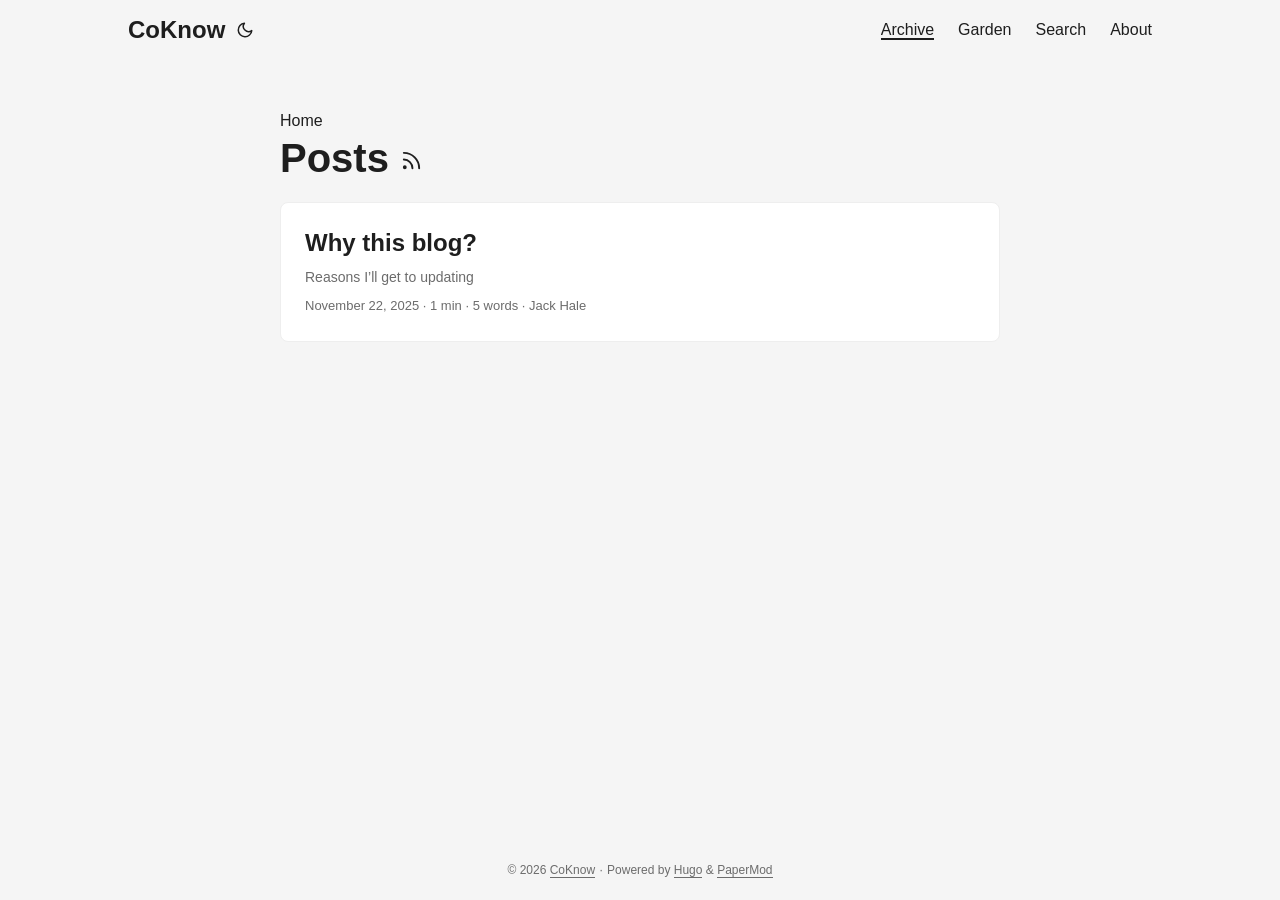
<file: posts/index.html>
<!doctype html><html lang=en dir=auto data-theme=auto><head><meta charset=utf-8><meta http-equiv=X-UA-Compatible content="IE=edge"><meta name=viewport content="width=device-width,initial-scale=1,shrink-to-fit=no"><meta name=robots content="index, follow"><title>Posts | CoKnow</title><meta name=keywords content><meta name=description content="Posts - CoKnow"><meta name=author content="Jack Hale"><link rel=canonical href=https://coknow.blog/posts/><link crossorigin=anonymous href=/assets/css/stylesheet.d88e6ce8b4e912d1458bb23e6993f2cd39b855902c5f7cb44fafe7acfdd76243.css integrity="sha256-2I5s6LTpEtFFi7I+aZPyzTm4VZAsX3y0T6/nrP3XYkM=" rel="preload stylesheet" as=style><link rel=icon href=https://coknow.blog/favicon.ico><link rel=icon type=image/png sizes=16x16 href=https://coknow.blog/favicon-16x16.png><link rel=icon type=image/png sizes=32x32 href=https://coknow.blog/favicon-32x32.png><link rel=apple-touch-icon href=https://coknow.blog/apple-touch-icon.png><link rel=mask-icon href=https://coknow.blog/safari-pinned-tab.svg><meta name=theme-color content="#2e2e33"><meta name=msapplication-TileColor content="#2e2e33"><link rel=alternate type=application/rss+xml href=https://coknow.blog/posts/index.xml title=rss><link rel=alternate hreflang=en href=https://coknow.blog/posts/><noscript><style>#theme-toggle,.top-link{display:none}</style><style>@media(prefers-color-scheme:dark){:root{--theme:rgb(29, 30, 32);--entry:rgb(46, 46, 51);--primary:rgb(218, 218, 219);--secondary:rgb(155, 156, 157);--tertiary:rgb(65, 66, 68);--content:rgb(196, 196, 197);--code-block-bg:rgb(46, 46, 51);--code-bg:rgb(55, 56, 62);--border:rgb(51, 51, 51);color-scheme:dark}.list{background:var(--theme)}.toc{background:var(--entry)}}@media(prefers-color-scheme:light){.list::-webkit-scrollbar-thumb{border-color:var(--code-bg)}}</style></noscript><script>localStorage.getItem("pref-theme")==="dark"?document.querySelector("html").dataset.theme="dark":localStorage.getItem("pref-theme")==="light"?document.querySelector("html").dataset.theme="light":window.matchMedia("(prefers-color-scheme: dark)").matches?document.querySelector("html").dataset.theme="dark":document.querySelector("html").dataset.theme="light"</script><meta property="og:url" content="https://coknow.blog/posts/"><meta property="og:site_name" content="CoKnow"><meta property="og:title" content="Posts"><meta property="og:description" content="Sharing interesting learnings and tech meanderings"><meta property="og:locale" content="en-us"><meta property="og:type" content="website"><meta name=twitter:card content="summary"><meta name=twitter:title content="Posts"><meta name=twitter:description content="Sharing interesting learnings and tech meanderings"><script type=application/ld+json>{"@context":"https://schema.org","@type":"BreadcrumbList","itemListElement":[{"@type":"ListItem","position":1,"name":"Posts","item":"https://coknow.blog/posts/"}]}</script></head><body class=list id=top><header class=header><nav class=nav><div class=logo><a href=https://coknow.blog/ accesskey=h title="CoKnow (Alt + H)">CoKnow</a><div class=logo-switches><button id=theme-toggle accesskey=t title="(Alt + T)" aria-label="Toggle theme">
<svg id="moon" width="24" height="18" viewBox="0 0 24 24" fill="none" stroke="currentColor" stroke-width="2" stroke-linecap="round" stroke-linejoin="round"><path d="M21 12.79A9 9 0 1111.21 3 7 7 0 0021 12.79z"/></svg>
<svg id="sun" width="24" height="18" viewBox="0 0 24 24" fill="none" stroke="currentColor" stroke-width="2" stroke-linecap="round" stroke-linejoin="round"><circle cx="12" cy="12" r="5"/><line x1="12" y1="1" x2="12" y2="3"/><line x1="12" y1="21" x2="12" y2="23"/><line x1="4.22" y1="4.22" x2="5.64" y2="5.64"/><line x1="18.36" y1="18.36" x2="19.78" y2="19.78"/><line x1="1" y1="12" x2="3" y2="12"/><line x1="21" y1="12" x2="23" y2="12"/><line x1="4.22" y1="19.78" x2="5.64" y2="18.36"/><line x1="18.36" y1="5.64" x2="19.78" y2="4.22"/></svg></button></div></div><ul id=menu><li><a href=https://coknow.blog/posts/ title=Archive><span class=active>Archive</span></a></li><li><a href=https://coknow.blog/garden/ title=Garden><span>Garden</span></a></li><li><a href=https://coknow.blog/search/ title="Search (Alt + /)" accesskey=/><span>Search</span></a></li><li><a href=https://coknow.blog/about/ title=About><span>About</span></a></li></ul></nav></header><main class=main><header class=page-header><div class=breadcrumbs><a href=https://coknow.blog/>Home</a></div><h1>Posts
<a href=/posts/index.xml title=RSS aria-label=RSS><svg viewBox="0 0 24 24" fill="none" stroke="currentColor" stroke-width="2" stroke-linecap="round" stroke-linejoin="round" height="23"><path d="M4 11a9 9 0 019 9"/><path d="M4 4a16 16 0 0116 16"/><circle cx="5" cy="19" r="1"/></svg></a></h1></header><article class=post-entry><header class=entry-header><h2 class=entry-hint-parent>Why this blog?</h2></header><div class=entry-content><p>Reasons I’ll get to updating</p></div><footer class=entry-footer><span title='2025-11-22 00:00:00 -0500 -0500'>November 22, 2025</span>&nbsp;·&nbsp;<span>1 min</span>&nbsp;·&nbsp;<span>5 words</span>&nbsp;·&nbsp;<span>Jack Hale</span></footer><a class=entry-link aria-label="post link to Why this blog?" href=https://coknow.blog/posts/why-this-blog/></a></article></main><footer class=footer><span>&copy; 2026 <a href=https://coknow.blog/>CoKnow</a></span> ·
<span>Powered by
<a href=https://gohugo.io/ rel="noopener noreferrer" target=_blank>Hugo</a> &
<a href=https://github.com/adityatelange/hugo-PaperMod/ rel=noopener target=_blank>PaperMod</a></span></footer><a href=#top aria-label="go to top" title="Go to Top (Alt + G)" class=top-link id=top-link accesskey=g><svg viewBox="0 0 12 6" fill="currentColor"><path d="M12 6H0l6-6z"/></svg>
</a><script>let menu=document.getElementById("menu");if(menu){const e=localStorage.getItem("menu-scroll-position");e&&(menu.scrollLeft=parseInt(e,10)),menu.onscroll=function(){localStorage.setItem("menu-scroll-position",menu.scrollLeft)}}document.querySelectorAll('a[href^="#"]').forEach(e=>{e.addEventListener("click",function(e){e.preventDefault();var t=this.getAttribute("href").substr(1);window.matchMedia("(prefers-reduced-motion: reduce)").matches?document.querySelector(`[id='${decodeURIComponent(t)}']`).scrollIntoView():document.querySelector(`[id='${decodeURIComponent(t)}']`).scrollIntoView({behavior:"smooth"}),t==="top"?history.replaceState(null,null," "):history.pushState(null,null,`#${t}`)})})</script><script>var mybutton=document.getElementById("top-link");window.onscroll=function(){document.body.scrollTop>800||document.documentElement.scrollTop>800?(mybutton.style.visibility="visible",mybutton.style.opacity="1"):(mybutton.style.visibility="hidden",mybutton.style.opacity="0")}</script><script>document.getElementById("theme-toggle").addEventListener("click",()=>{const e=document.querySelector("html");e.dataset.theme==="dark"?(e.dataset.theme="light",localStorage.setItem("pref-theme","light")):(e.dataset.theme="dark",localStorage.setItem("pref-theme","dark"))})</script></body></html>
</file>
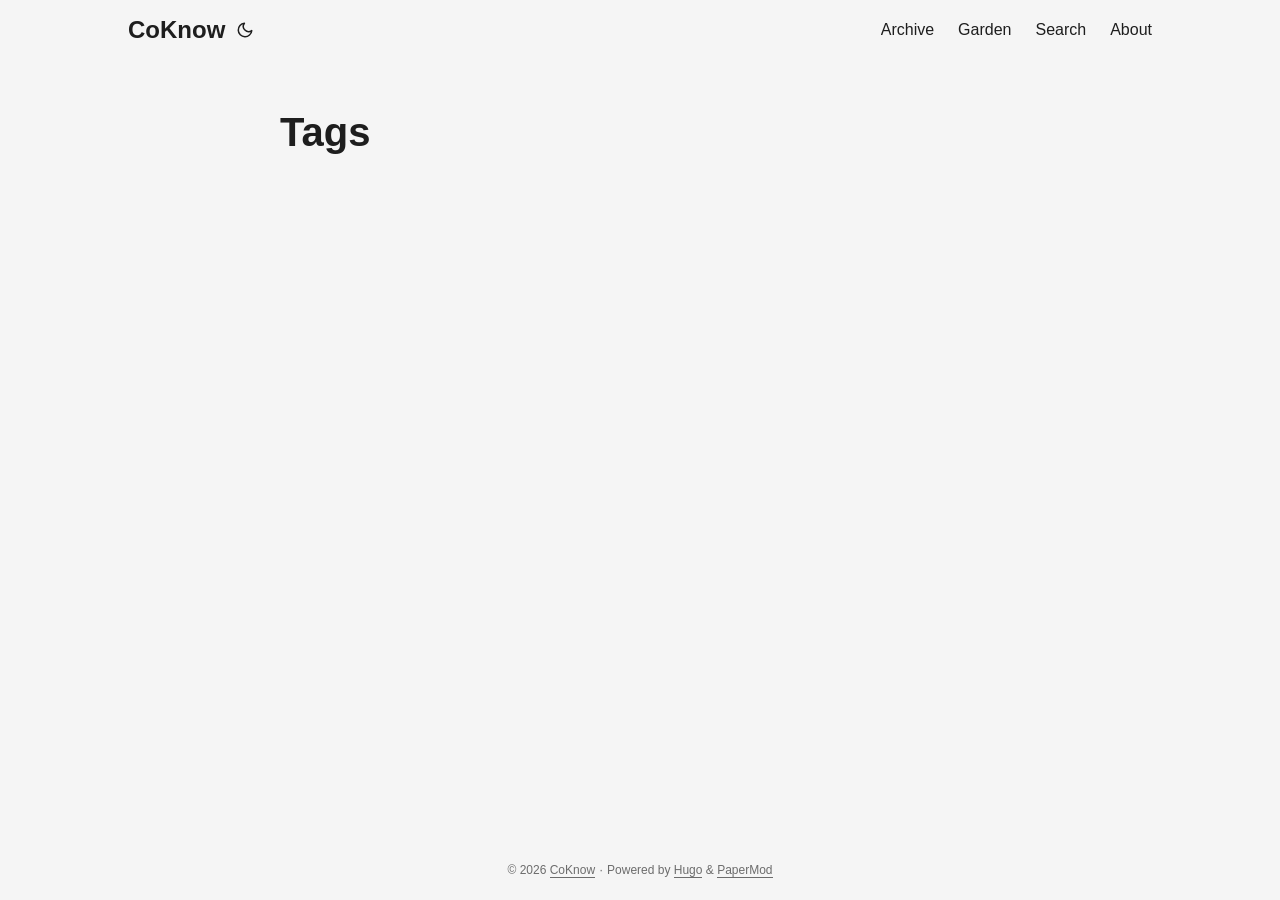
<file: tags/index.html>
<!doctype html><html lang=en dir=auto data-theme=auto><head><meta charset=utf-8><meta http-equiv=X-UA-Compatible content="IE=edge"><meta name=viewport content="width=device-width,initial-scale=1,shrink-to-fit=no"><meta name=robots content="index, follow"><title>Tags | CoKnow</title><meta name=keywords content><meta name=description content="Sharing interesting learnings and tech meanderings"><meta name=author content="Jack Hale"><link rel=canonical href=https://coknow.blog/tags/><link crossorigin=anonymous href=/assets/css/stylesheet.d88e6ce8b4e912d1458bb23e6993f2cd39b855902c5f7cb44fafe7acfdd76243.css integrity="sha256-2I5s6LTpEtFFi7I+aZPyzTm4VZAsX3y0T6/nrP3XYkM=" rel="preload stylesheet" as=style><link rel=icon href=https://coknow.blog/favicon.ico><link rel=icon type=image/png sizes=16x16 href=https://coknow.blog/favicon-16x16.png><link rel=icon type=image/png sizes=32x32 href=https://coknow.blog/favicon-32x32.png><link rel=apple-touch-icon href=https://coknow.blog/apple-touch-icon.png><link rel=mask-icon href=https://coknow.blog/safari-pinned-tab.svg><meta name=theme-color content="#2e2e33"><meta name=msapplication-TileColor content="#2e2e33"><link rel=alternate type=application/rss+xml href=https://coknow.blog/tags/index.xml title=rss><link rel=alternate hreflang=en href=https://coknow.blog/tags/><noscript><style>#theme-toggle,.top-link{display:none}</style><style>@media(prefers-color-scheme:dark){:root{--theme:rgb(29, 30, 32);--entry:rgb(46, 46, 51);--primary:rgb(218, 218, 219);--secondary:rgb(155, 156, 157);--tertiary:rgb(65, 66, 68);--content:rgb(196, 196, 197);--code-block-bg:rgb(46, 46, 51);--code-bg:rgb(55, 56, 62);--border:rgb(51, 51, 51);color-scheme:dark}.list{background:var(--theme)}.toc{background:var(--entry)}}@media(prefers-color-scheme:light){.list::-webkit-scrollbar-thumb{border-color:var(--code-bg)}}</style></noscript><script>localStorage.getItem("pref-theme")==="dark"?document.querySelector("html").dataset.theme="dark":localStorage.getItem("pref-theme")==="light"?document.querySelector("html").dataset.theme="light":window.matchMedia("(prefers-color-scheme: dark)").matches?document.querySelector("html").dataset.theme="dark":document.querySelector("html").dataset.theme="light"</script><meta property="og:url" content="https://coknow.blog/tags/"><meta property="og:site_name" content="CoKnow"><meta property="og:title" content="Tags"><meta property="og:description" content="Sharing interesting learnings and tech meanderings"><meta property="og:locale" content="en-us"><meta property="og:type" content="website"><meta name=twitter:card content="summary"><meta name=twitter:title content="Tags"><meta name=twitter:description content="Sharing interesting learnings and tech meanderings"></head><body class=list id=top><header class=header><nav class=nav><div class=logo><a href=https://coknow.blog/ accesskey=h title="CoKnow (Alt + H)">CoKnow</a><div class=logo-switches><button id=theme-toggle accesskey=t title="(Alt + T)" aria-label="Toggle theme">
<svg id="moon" width="24" height="18" viewBox="0 0 24 24" fill="none" stroke="currentColor" stroke-width="2" stroke-linecap="round" stroke-linejoin="round"><path d="M21 12.79A9 9 0 1111.21 3 7 7 0 0021 12.79z"/></svg>
<svg id="sun" width="24" height="18" viewBox="0 0 24 24" fill="none" stroke="currentColor" stroke-width="2" stroke-linecap="round" stroke-linejoin="round"><circle cx="12" cy="12" r="5"/><line x1="12" y1="1" x2="12" y2="3"/><line x1="12" y1="21" x2="12" y2="23"/><line x1="4.22" y1="4.22" x2="5.64" y2="5.64"/><line x1="18.36" y1="18.36" x2="19.78" y2="19.78"/><line x1="1" y1="12" x2="3" y2="12"/><line x1="21" y1="12" x2="23" y2="12"/><line x1="4.22" y1="19.78" x2="5.64" y2="18.36"/><line x1="18.36" y1="5.64" x2="19.78" y2="4.22"/></svg></button></div></div><ul id=menu><li><a href=https://coknow.blog/posts/ title=Archive><span>Archive</span></a></li><li><a href=https://coknow.blog/garden/ title=Garden><span>Garden</span></a></li><li><a href=https://coknow.blog/search/ title="Search (Alt + /)" accesskey=/><span>Search</span></a></li><li><a href=https://coknow.blog/about/ title=About><span>About</span></a></li></ul></nav></header><main class=main><header class=page-header><h1>Tags</h1></header><ul class=terms-tags></ul></main><footer class=footer><span>&copy; 2026 <a href=https://coknow.blog/>CoKnow</a></span> ·
<span>Powered by
<a href=https://gohugo.io/ rel="noopener noreferrer" target=_blank>Hugo</a> &
<a href=https://github.com/adityatelange/hugo-PaperMod/ rel=noopener target=_blank>PaperMod</a></span></footer><a href=#top aria-label="go to top" title="Go to Top (Alt + G)" class=top-link id=top-link accesskey=g><svg viewBox="0 0 12 6" fill="currentColor"><path d="M12 6H0l6-6z"/></svg>
</a><script>let menu=document.getElementById("menu");if(menu){const e=localStorage.getItem("menu-scroll-position");e&&(menu.scrollLeft=parseInt(e,10)),menu.onscroll=function(){localStorage.setItem("menu-scroll-position",menu.scrollLeft)}}document.querySelectorAll('a[href^="#"]').forEach(e=>{e.addEventListener("click",function(e){e.preventDefault();var t=this.getAttribute("href").substr(1);window.matchMedia("(prefers-reduced-motion: reduce)").matches?document.querySelector(`[id='${decodeURIComponent(t)}']`).scrollIntoView():document.querySelector(`[id='${decodeURIComponent(t)}']`).scrollIntoView({behavior:"smooth"}),t==="top"?history.replaceState(null,null," "):history.pushState(null,null,`#${t}`)})})</script><script>var mybutton=document.getElementById("top-link");window.onscroll=function(){document.body.scrollTop>800||document.documentElement.scrollTop>800?(mybutton.style.visibility="visible",mybutton.style.opacity="1"):(mybutton.style.visibility="hidden",mybutton.style.opacity="0")}</script><script>document.getElementById("theme-toggle").addEventListener("click",()=>{const e=document.querySelector("html");e.dataset.theme==="dark"?(e.dataset.theme="light",localStorage.setItem("pref-theme","light")):(e.dataset.theme="dark",localStorage.setItem("pref-theme","dark"))})</script></body></html>
</file>
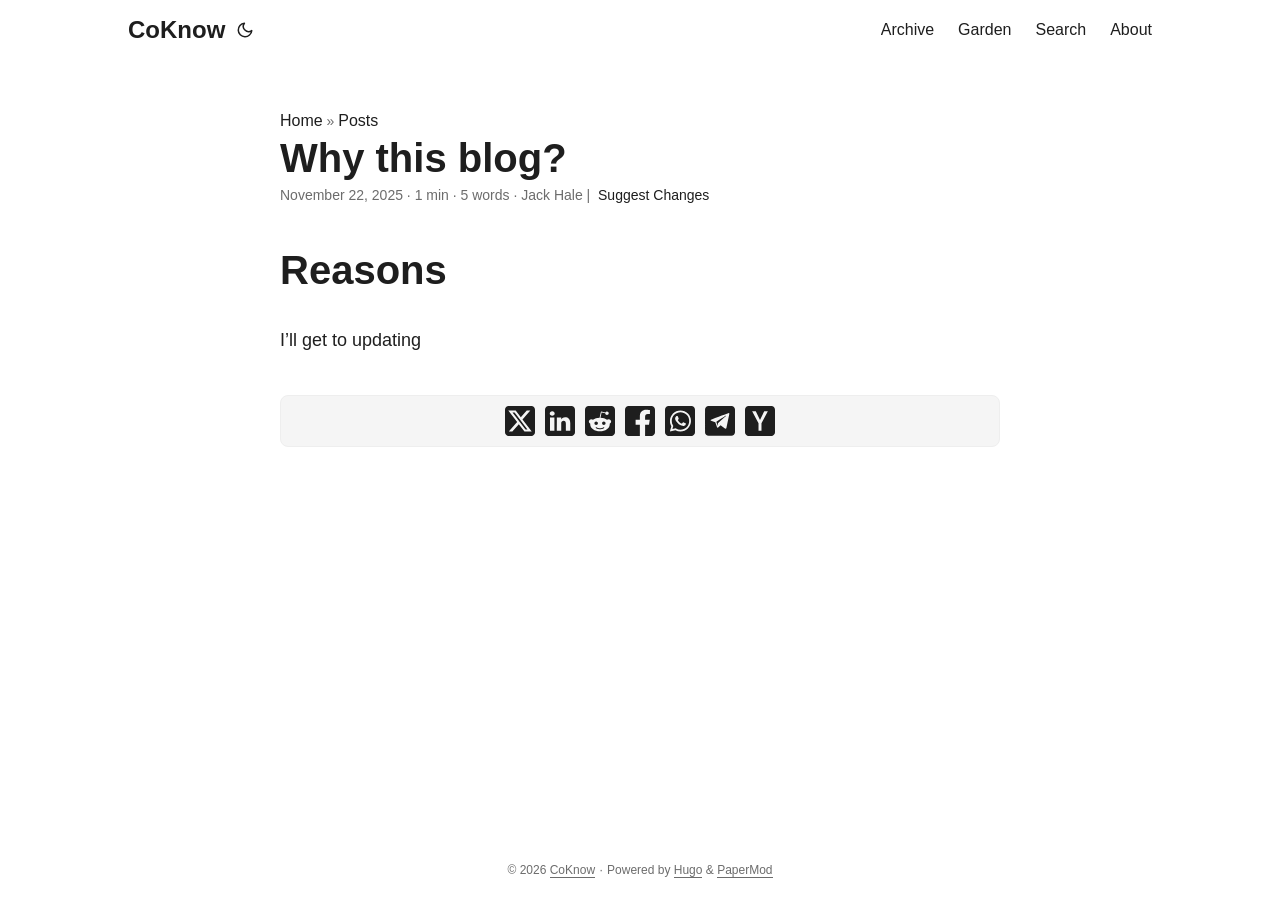
<file: posts/why-this-blog/index.html>
<!doctype html><html lang=en dir=auto data-theme=auto><head><meta charset=utf-8><meta http-equiv=X-UA-Compatible content="IE=edge"><meta name=viewport content="width=device-width,initial-scale=1,shrink-to-fit=no"><meta name=robots content="index, follow"><title>Why this blog? | CoKnow</title><meta name=keywords content><meta name=description content="Reasons
I&rsquo;ll get to updating"><meta name=author content="Jack Hale"><link rel=canonical href=https://coknow.blog/posts/why-this-blog/><link crossorigin=anonymous href=/assets/css/stylesheet.d88e6ce8b4e912d1458bb23e6993f2cd39b855902c5f7cb44fafe7acfdd76243.css integrity="sha256-2I5s6LTpEtFFi7I+aZPyzTm4VZAsX3y0T6/nrP3XYkM=" rel="preload stylesheet" as=style><link rel=icon href=https://coknow.blog/favicon.ico><link rel=icon type=image/png sizes=16x16 href=https://coknow.blog/favicon-16x16.png><link rel=icon type=image/png sizes=32x32 href=https://coknow.blog/favicon-32x32.png><link rel=apple-touch-icon href=https://coknow.blog/apple-touch-icon.png><link rel=mask-icon href=https://coknow.blog/safari-pinned-tab.svg><meta name=theme-color content="#2e2e33"><meta name=msapplication-TileColor content="#2e2e33"><link rel=alternate hreflang=en href=https://coknow.blog/posts/why-this-blog/><noscript><style>#theme-toggle,.top-link{display:none}</style><style>@media(prefers-color-scheme:dark){:root{--theme:rgb(29, 30, 32);--entry:rgb(46, 46, 51);--primary:rgb(218, 218, 219);--secondary:rgb(155, 156, 157);--tertiary:rgb(65, 66, 68);--content:rgb(196, 196, 197);--code-block-bg:rgb(46, 46, 51);--code-bg:rgb(55, 56, 62);--border:rgb(51, 51, 51);color-scheme:dark}.list{background:var(--theme)}.toc{background:var(--entry)}}@media(prefers-color-scheme:light){.list::-webkit-scrollbar-thumb{border-color:var(--code-bg)}}</style></noscript><script>localStorage.getItem("pref-theme")==="dark"?document.querySelector("html").dataset.theme="dark":localStorage.getItem("pref-theme")==="light"?document.querySelector("html").dataset.theme="light":window.matchMedia("(prefers-color-scheme: dark)").matches?document.querySelector("html").dataset.theme="dark":document.querySelector("html").dataset.theme="light"</script><meta property="og:url" content="https://coknow.blog/posts/why-this-blog/"><meta property="og:site_name" content="CoKnow"><meta property="og:title" content="Why this blog?"><meta property="og:description" content="Reasons I’ll get to updating"><meta property="og:locale" content="en-us"><meta property="og:type" content="article"><meta property="article:section" content="posts"><meta property="article:published_time" content="2025-11-22T00:00:00-05:00"><meta property="article:modified_time" content="2025-11-27T10:11:06-05:00"><meta name=twitter:card content="summary"><meta name=twitter:title content="Why this blog?"><meta name=twitter:description content="Reasons
I&rsquo;ll get to updating"><script type=application/ld+json>{"@context":"https://schema.org","@type":"BreadcrumbList","itemListElement":[{"@type":"ListItem","position":1,"name":"Posts","item":"https://coknow.blog/posts/"},{"@type":"ListItem","position":2,"name":"Why this blog?","item":"https://coknow.blog/posts/why-this-blog/"}]}</script><script type=application/ld+json>{"@context":"https://schema.org","@type":"BlogPosting","headline":"Why this blog?","name":"Why this blog?","description":"Reasons I\u0026rsquo;ll get to updating\n","keywords":[],"articleBody":"Reasons I’ll get to updating\n","wordCount":"5","inLanguage":"en","datePublished":"2025-11-22T00:00:00-05:00","dateModified":"2025-11-27T10:11:06-05:00","author":{"@type":"Person","name":"Jack Hale"},"mainEntityOfPage":{"@type":"WebPage","@id":"https://coknow.blog/posts/why-this-blog/"},"publisher":{"@type":"Organization","name":"CoKnow","logo":{"@type":"ImageObject","url":"https://coknow.blog/favicon.ico"}}}</script></head><body id=top><header class=header><nav class=nav><div class=logo><a href=https://coknow.blog/ accesskey=h title="CoKnow (Alt + H)">CoKnow</a><div class=logo-switches><button id=theme-toggle accesskey=t title="(Alt + T)" aria-label="Toggle theme">
<svg id="moon" width="24" height="18" viewBox="0 0 24 24" fill="none" stroke="currentColor" stroke-width="2" stroke-linecap="round" stroke-linejoin="round"><path d="M21 12.79A9 9 0 1111.21 3 7 7 0 0021 12.79z"/></svg>
<svg id="sun" width="24" height="18" viewBox="0 0 24 24" fill="none" stroke="currentColor" stroke-width="2" stroke-linecap="round" stroke-linejoin="round"><circle cx="12" cy="12" r="5"/><line x1="12" y1="1" x2="12" y2="3"/><line x1="12" y1="21" x2="12" y2="23"/><line x1="4.22" y1="4.22" x2="5.64" y2="5.64"/><line x1="18.36" y1="18.36" x2="19.78" y2="19.78"/><line x1="1" y1="12" x2="3" y2="12"/><line x1="21" y1="12" x2="23" y2="12"/><line x1="4.22" y1="19.78" x2="5.64" y2="18.36"/><line x1="18.36" y1="5.64" x2="19.78" y2="4.22"/></svg></button></div></div><ul id=menu><li><a href=https://coknow.blog/posts/ title=Archive><span>Archive</span></a></li><li><a href=https://coknow.blog/garden/ title=Garden><span>Garden</span></a></li><li><a href=https://coknow.blog/search/ title="Search (Alt + /)" accesskey=/><span>Search</span></a></li><li><a href=https://coknow.blog/about/ title=About><span>About</span></a></li></ul></nav></header><main class=main><article class=post-single><header class=post-header><div class=breadcrumbs><a href=https://coknow.blog/>Home</a>&nbsp;»&nbsp;<a href=https://coknow.blog/posts/>Posts</a></div><h1 class="post-title entry-hint-parent">Why this blog?</h1><div class=post-meta><span title='2025-11-22 00:00:00 -0500 -0500'>November 22, 2025</span>&nbsp;·&nbsp;<span>1 min</span>&nbsp;·&nbsp;<span>5 words</span>&nbsp;·&nbsp;<span>Jack Hale</span>&nbsp;|&nbsp;<span>
<a href=https://github.com/jackhale98/jackhale98.github.io/issues/new rel="noopener noreferrer edit" target=_blank>Suggest Changes</a></span></div></header><div class=post-content><h1 id=reasons>Reasons<a hidden class=anchor aria-hidden=true href=#reasons>#</a></h1><p>I&rsquo;ll get to updating</p></div><footer class=post-footer><ul class=post-tags></ul><ul class=share-buttons><li><a target=_blank rel="noopener noreferrer" aria-label="share Why this blog? on x" href="https://x.com/intent/tweet/?text=Why%20this%20blog%3f&amp;url=https%3a%2f%2fcoknow.blog%2fposts%2fwhy-this-blog%2f&amp;hashtags="><svg viewBox="0 0 512 512" height="30" width="30" fill="currentColor"><path d="M512 62.554V449.446C512 483.97 483.97 512 449.446 512H62.554C28.03 512 0 483.97.0 449.446V62.554C0 28.03 28.029.0 62.554.0H449.446C483.971.0 512 28.03 512 62.554zM269.951 190.75 182.567 75.216H56L207.216 272.95 63.9 436.783h61.366L235.9 310.383l96.667 126.4H456L298.367 228.367l134-153.151H371.033zM127.633 110h36.468l219.38 290.065H349.5z"/></svg></a></li><li><a target=_blank rel="noopener noreferrer" aria-label="share Why this blog? on linkedin" href="https://www.linkedin.com/shareArticle?mini=true&amp;url=https%3a%2f%2fcoknow.blog%2fposts%2fwhy-this-blog%2f&amp;title=Why%20this%20blog%3f&amp;summary=Why%20this%20blog%3f&amp;source=https%3a%2f%2fcoknow.blog%2fposts%2fwhy-this-blog%2f"><svg viewBox="0 0 512 512" height="30" width="30" fill="currentColor"><path d="M449.446.0C483.971.0 512 28.03 512 62.554v386.892C512 483.97 483.97 512 449.446 512H62.554c-34.524.0-62.554-28.03-62.554-62.554V62.554c0-34.524 28.029-62.554 62.554-62.554h386.892zM160.461 423.278V197.561h-75.04v225.717h75.04zm270.539.0V293.839c0-69.333-37.018-101.586-86.381-101.586-39.804.0-57.634 21.891-67.617 37.266v-31.958h-75.021c.995 21.181.0 225.717.0 225.717h75.02V297.222c0-6.748.486-13.492 2.474-18.315 5.414-13.475 17.767-27.434 38.494-27.434 27.135.0 38.007 20.707 38.007 51.037v120.768H431zM123.448 88.722C97.774 88.722 81 105.601 81 127.724c0 21.658 16.264 39.002 41.455 39.002h.484c26.165.0 42.452-17.344 42.452-39.002-.485-22.092-16.241-38.954-41.943-39.002z"/></svg></a></li><li><a target=_blank rel="noopener noreferrer" aria-label="share Why this blog? on reddit" href="https://reddit.com/submit?url=https%3a%2f%2fcoknow.blog%2fposts%2fwhy-this-blog%2f&title=Why%20this%20blog%3f"><svg viewBox="0 0 512 512" height="30" width="30" fill="currentColor"><path d="M449.446.0C483.971.0 512 28.03 512 62.554v386.892C512 483.97 483.97 512 449.446 512H62.554c-34.524.0-62.554-28.03-62.554-62.554V62.554c0-34.524 28.029-62.554 62.554-62.554h386.892zM446 265.638c0-22.964-18.616-41.58-41.58-41.58-11.211.0-21.361 4.457-28.841 11.666-28.424-20.508-67.586-33.757-111.204-35.278l18.941-89.121 61.884 13.157c.756 15.734 13.642 28.29 29.56 28.29 16.407.0 29.706-13.299 29.706-29.701.0-16.403-13.299-29.702-29.706-29.702-11.666.0-21.657 6.792-26.515 16.578l-69.105-14.69c-1.922-.418-3.939-.042-5.585 1.036-1.658 1.073-2.811 2.761-3.224 4.686l-21.152 99.438c-44.258 1.228-84.046 14.494-112.837 35.232-7.468-7.164-17.589-11.591-28.757-11.591-22.965.0-41.585 18.616-41.585 41.58.0 16.896 10.095 31.41 24.568 37.918-.639 4.135-.99 8.328-.99 12.576.0 63.977 74.469 115.836 166.33 115.836s166.334-51.859 166.334-115.836c0-4.218-.347-8.387-.977-12.493 14.564-6.47 24.735-21.034 24.735-38.001zM326.526 373.831c-20.27 20.241-59.115 21.816-70.534 21.816-11.428.0-50.277-1.575-70.522-21.82-3.007-3.008-3.007-7.882.0-10.889 3.003-2.999 7.882-3.003 10.885.0 12.777 12.781 40.11 17.317 59.637 17.317 19.522.0 46.86-4.536 59.657-17.321 3.016-2.999 7.886-2.995 10.885.008 3.008 3.011 3.003 7.882-.008 10.889zm-5.23-48.781c-16.373.0-29.701-13.324-29.701-29.698.0-16.381 13.328-29.714 29.701-29.714 16.378.0 29.706 13.333 29.706 29.714.0 16.374-13.328 29.698-29.706 29.698zM160.91 295.348c0-16.381 13.328-29.71 29.714-29.71 16.369.0 29.689 13.329 29.689 29.71.0 16.373-13.32 29.693-29.689 29.693-16.386.0-29.714-13.32-29.714-29.693z"/></svg></a></li><li><a target=_blank rel="noopener noreferrer" aria-label="share Why this blog? on facebook" href="https://facebook.com/sharer/sharer.php?u=https%3a%2f%2fcoknow.blog%2fposts%2fwhy-this-blog%2f"><svg viewBox="0 0 512 512" height="30" width="30" fill="currentColor"><path d="M449.446.0C483.971.0 512 28.03 512 62.554v386.892C512 483.97 483.97 512 449.446 512H342.978V319.085h66.6l12.672-82.621h-79.272v-53.617c0-22.603 11.073-44.636 46.58-44.636H425.6v-70.34s-32.71-5.582-63.982-5.582c-65.288.0-107.96 39.569-107.96 111.204v62.971h-72.573v82.621h72.573V512h-191.104c-34.524.0-62.554-28.03-62.554-62.554V62.554c0-34.524 28.029-62.554 62.554-62.554h386.892z"/></svg></a></li><li><a target=_blank rel="noopener noreferrer" aria-label="share Why this blog? on whatsapp" href="https://api.whatsapp.com/send?text=Why%20this%20blog%3f%20-%20https%3a%2f%2fcoknow.blog%2fposts%2fwhy-this-blog%2f"><svg viewBox="0 0 512 512" height="30" width="30" fill="currentColor"><path d="M449.446.0C483.971.0 512 28.03 512 62.554v386.892C512 483.97 483.97 512 449.446 512H62.554c-34.524.0-62.554-28.03-62.554-62.554V62.554c0-34.524 28.029-62.554 62.554-62.554h386.892zm-58.673 127.703c-33.842-33.881-78.847-52.548-126.798-52.568-98.799.0-179.21 80.405-179.249 179.234-.013 31.593 8.241 62.428 23.927 89.612l-25.429 92.884 95.021-24.925c26.181 14.28 55.659 21.807 85.658 21.816h.074c98.789.0 179.206-80.413 179.247-179.243.018-47.895-18.61-92.93-52.451-126.81zM263.976 403.485h-.06c-26.734-.01-52.954-7.193-75.828-20.767l-5.441-3.229-56.386 14.792 15.05-54.977-3.542-5.637c-14.913-23.72-22.791-51.136-22.779-79.287.033-82.142 66.867-148.971 149.046-148.971 39.793.014 77.199 15.531 105.329 43.692 28.128 28.16 43.609 65.592 43.594 105.4-.034 82.149-66.866 148.983-148.983 148.984zm81.721-111.581c-4.479-2.242-26.499-13.075-30.604-14.571-4.105-1.495-7.091-2.241-10.077 2.241-2.986 4.483-11.569 14.572-14.182 17.562-2.612 2.988-5.225 3.364-9.703 1.12-4.479-2.241-18.91-6.97-36.017-22.23C231.8 264.15 222.81 249.484 220.198 245s-.279-6.908 1.963-9.14c2.016-2.007 4.48-5.232 6.719-7.847 2.24-2.615 2.986-4.484 4.479-7.472 1.493-2.99.747-5.604-.374-7.846-1.119-2.241-10.077-24.288-13.809-33.256-3.635-8.733-7.327-7.55-10.077-7.688-2.609-.13-5.598-.158-8.583-.158-2.986.0-7.839 1.121-11.944 5.604-4.105 4.484-15.675 15.32-15.675 37.364.0 22.046 16.048 43.342 18.287 46.332 2.24 2.99 31.582 48.227 76.511 67.627 10.685 4.615 19.028 7.371 25.533 9.434 10.728 3.41 20.492 2.929 28.209 1.775 8.605-1.285 26.499-10.833 30.231-21.295 3.732-10.464 3.732-19.431 2.612-21.298-1.119-1.869-4.105-2.99-8.583-5.232z"/></svg></a></li><li><a target=_blank rel="noopener noreferrer" aria-label="share Why this blog? on telegram" href="https://telegram.me/share/url?text=Why%20this%20blog%3f&amp;url=https%3a%2f%2fcoknow.blog%2fposts%2fwhy-this-blog%2f"><svg viewBox="2 2 28 28" height="30" width="30" fill="currentColor"><path d="M26.49 29.86H5.5a3.37 3.37.0 01-2.47-1 3.35 3.35.0 01-1-2.47V5.48A3.36 3.36.0 013 3 3.37 3.37.0 015.5 2h21A3.38 3.38.0 0129 3a3.36 3.36.0 011 2.46V26.37a3.35 3.35.0 01-1 2.47 3.38 3.38.0 01-2.51 1.02zm-5.38-6.71a.79.79.0 00.85-.66L24.73 9.24a.55.55.0 00-.18-.46.62.62.0 00-.41-.17q-.08.0-16.53 6.11a.59.59.0 00-.41.59.57.57.0 00.43.52l4 1.24 1.61 4.83a.62.62.0 00.63.43.56.56.0 00.4-.17L16.54 20l4.09 3A.9.9.0 0021.11 23.15zM13.8 20.71l-1.21-4q8.72-5.55 8.78-5.55c.15.0.23.0.23.16a.18.18.0 010 .06s-2.51 2.3-7.52 6.8z"/></svg></a></li><li><a target=_blank rel="noopener noreferrer" aria-label="share Why this blog? on ycombinator" href="https://news.ycombinator.com/submitlink?t=Why%20this%20blog%3f&u=https%3a%2f%2fcoknow.blog%2fposts%2fwhy-this-blog%2f"><svg width="30" height="30" viewBox="0 0 512 512" fill="currentColor"><path d="M449.446.0C483.971.0 512 28.03 512 62.554V449.446C512 483.97 483.97 512 449.446 512H62.554C28.03 512 0 483.97.0 449.446V62.554C0 28.03 28.029.0 62.554.0H449.446zM183.8767 87.9921h-62.034L230.6673 292.4508V424.0079h50.6655V292.4508L390.1575 87.9921H328.1233L256 238.2489z"/></svg></a></li></ul></footer><div class=giscus></div><script>function getGiscusTheme(){const e=localStorage.getItem("pref-theme");return e==="dark"?"dark":e==="light"?"light":window.matchMedia("(prefers-color-scheme: dark)").matches?"dark":"light"}function setGiscusTheme(){const e=document.querySelector("iframe.giscus-frame");e&&e.contentWindow.postMessage({giscus:{setConfig:{theme:getGiscusTheme()}}},"https://giscus.app")}document.addEventListener("DOMContentLoaded",function(){const e=document.createElement("script");e.src="https://giscus.app/client.js",e.setAttribute("data-repo","jackhale98/coknow-blog"),e.setAttribute("data-repo-id","R_kgDOQd2SyA"),e.setAttribute("data-category","Announcements"),e.setAttribute("data-category-id","DIC_kwDOQd2SyM4CzHkM"),e.setAttribute("data-mapping","pathname"),e.setAttribute("data-strict","0"),e.setAttribute("data-reactions-enabled","1"),e.setAttribute("data-emit-metadata","0"),e.setAttribute("data-input-position","bottom"),e.setAttribute("data-theme",getGiscusTheme()),e.setAttribute("data-lang","en"),e.setAttribute("data-loading","lazy"),e.setAttribute("crossorigin","anonymous"),e.async=!0,document.querySelector(".giscus").appendChild(e);const t=document.getElementById("theme-toggle");t&&t.addEventListener("click",function(){setTimeout(setGiscusTheme,100)})})</script></article></main><footer class=footer><span>&copy; 2026 <a href=https://coknow.blog/>CoKnow</a></span> ·
<span>Powered by
<a href=https://gohugo.io/ rel="noopener noreferrer" target=_blank>Hugo</a> &
<a href=https://github.com/adityatelange/hugo-PaperMod/ rel=noopener target=_blank>PaperMod</a></span></footer><a href=#top aria-label="go to top" title="Go to Top (Alt + G)" class=top-link id=top-link accesskey=g><svg viewBox="0 0 12 6" fill="currentColor"><path d="M12 6H0l6-6z"/></svg>
</a><script>let menu=document.getElementById("menu");if(menu){const e=localStorage.getItem("menu-scroll-position");e&&(menu.scrollLeft=parseInt(e,10)),menu.onscroll=function(){localStorage.setItem("menu-scroll-position",menu.scrollLeft)}}document.querySelectorAll('a[href^="#"]').forEach(e=>{e.addEventListener("click",function(e){e.preventDefault();var t=this.getAttribute("href").substr(1);window.matchMedia("(prefers-reduced-motion: reduce)").matches?document.querySelector(`[id='${decodeURIComponent(t)}']`).scrollIntoView():document.querySelector(`[id='${decodeURIComponent(t)}']`).scrollIntoView({behavior:"smooth"}),t==="top"?history.replaceState(null,null," "):history.pushState(null,null,`#${t}`)})})</script><script>var mybutton=document.getElementById("top-link");window.onscroll=function(){document.body.scrollTop>800||document.documentElement.scrollTop>800?(mybutton.style.visibility="visible",mybutton.style.opacity="1"):(mybutton.style.visibility="hidden",mybutton.style.opacity="0")}</script><script>document.getElementById("theme-toggle").addEventListener("click",()=>{const e=document.querySelector("html");e.dataset.theme==="dark"?(e.dataset.theme="light",localStorage.setItem("pref-theme","light")):(e.dataset.theme="dark",localStorage.setItem("pref-theme","dark"))})</script><script>document.querySelectorAll("pre > code").forEach(e=>{const n=e.parentNode.parentNode,t=document.createElement("button");t.classList.add("copy-code"),t.innerHTML="copy";function s(){t.innerHTML="copied!",setTimeout(()=>{t.innerHTML="copy"},2e3)}t.addEventListener("click",t=>{if("clipboard"in navigator){navigator.clipboard.writeText(e.textContent),s();return}const n=document.createRange();n.selectNodeContents(e);const o=window.getSelection();o.removeAllRanges(),o.addRange(n);try{document.execCommand("copy"),s()}catch{}o.removeRange(n)}),n.classList.contains("highlight")?n.appendChild(t):n.parentNode.firstChild==n||(e.parentNode.parentNode.parentNode.parentNode.parentNode.nodeName=="TABLE"?e.parentNode.parentNode.parentNode.parentNode.parentNode.appendChild(t):e.parentNode.appendChild(t))})</script></body></html>
</file>
